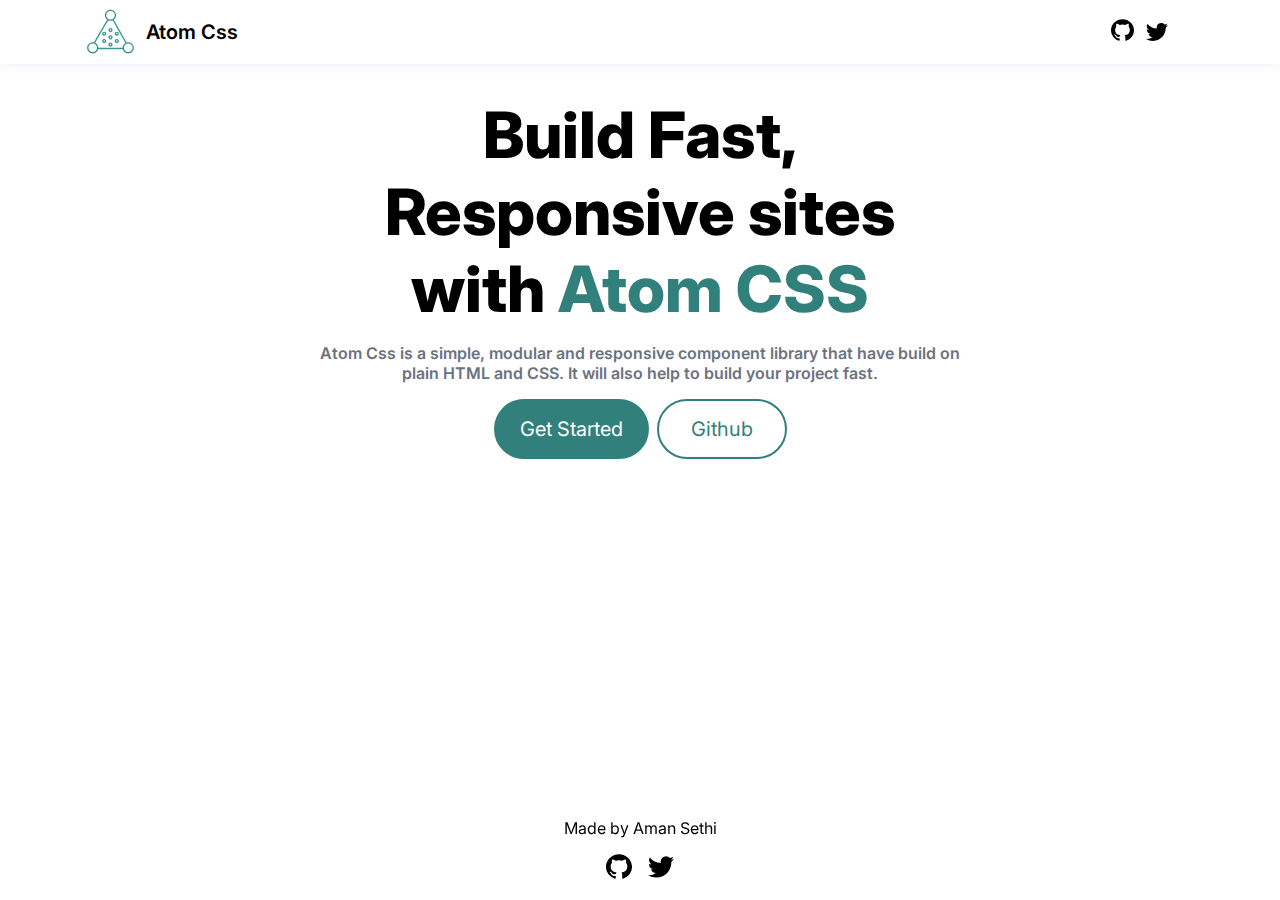
<file: index.html>
<!DOCTYPE html>
<html lang="en">
    <meta charset="UTF-8">
    <meta http-equiv="X-UA-Compatible" content="IE=edge">
    <meta name="viewport" content="width=device-width, initial-scale=1.0">
    <title>Atom Css</title>
    <head>
        <meta charset="UTF-8" />
        <meta http-equiv="X-UA-Compatible" content="IE=edge" />
        <meta name="viewport" content="width=device-width, initial-scale=1.0" />
        <title>Atom Component Library</title>
        <link rel="stylesheet" href="index.css" />
        <link rel="stylesheet" href="prism.css" />
        <!-- <link rel="icon" type="image/svg+xml" href="./assets/molecule.svg"> -->
        <link rel="alternate icon" href="/assets/molecule(1).ico">
        <link rel="mask-icon" href="/safari-pinned-tab.svg" color="#ff8a01">
      </head>
<body>
    
    <nav
      class="nav docs-responsive"
    >
      <div class="nav-left">
        <img src="./assets/molecule(1).svg" style="width: 3.8rem; height: 3rem" />
        <span class="nav-items bold lg">Atom Css</span>
        <!-- <span class="nav-items nav-item-active">Docs</span> -->
      </div>
      
      <div class="nav-right docs-responsive-2" >
        <a href="https://github.com/amansethi00/avikrit"><img src="./assets/github.svg" class="nav-socials"></a>
        <a class="nav-socials"  href="https://twitter.com/amansethi00" ><img src="./assets/twitter.svg" class="nav-socials">  </a>
      </div>
      
      </div>
    </nav>
    <div class="landing-page-section">
        <div class=" bolder xxlg">Build Fast, Responsive sites with <span class="primary">Atom CSS </span></div>
        <p class="bold gray"> Atom Css is a simple, modular and responsive component library that have build on plain HTML and CSS. It will also help to build your project fast. </p>
        <div class="flex row">
            <a href="./docs.html" class="btn btn-primary-lg mg-right-half">Get Started</a>
            <a href="https://github.com/amansethi00/atom-css/" class="btn btn-secondary-lg pd-left-2 pd-right-2">Github</a>
        </div>
    </div>
    <div class="landing-footer mg-top-1 mg-bottom-1">
        <p>Made by Aman Sethi</p>
        <div class="flex row">
          <a href="https://github.com/amansethi00" class="mg-right-1">
            <img src="./assets/github.svg"  style="height: 1.6rem;">
          </a>
          <a href="https://twitter.com/amansethi00">
            <img src="./assets/twitter.svg" style="height: 1.65rem;">
          </a>
        </div>

    </div>
</body>
</html>
</file>
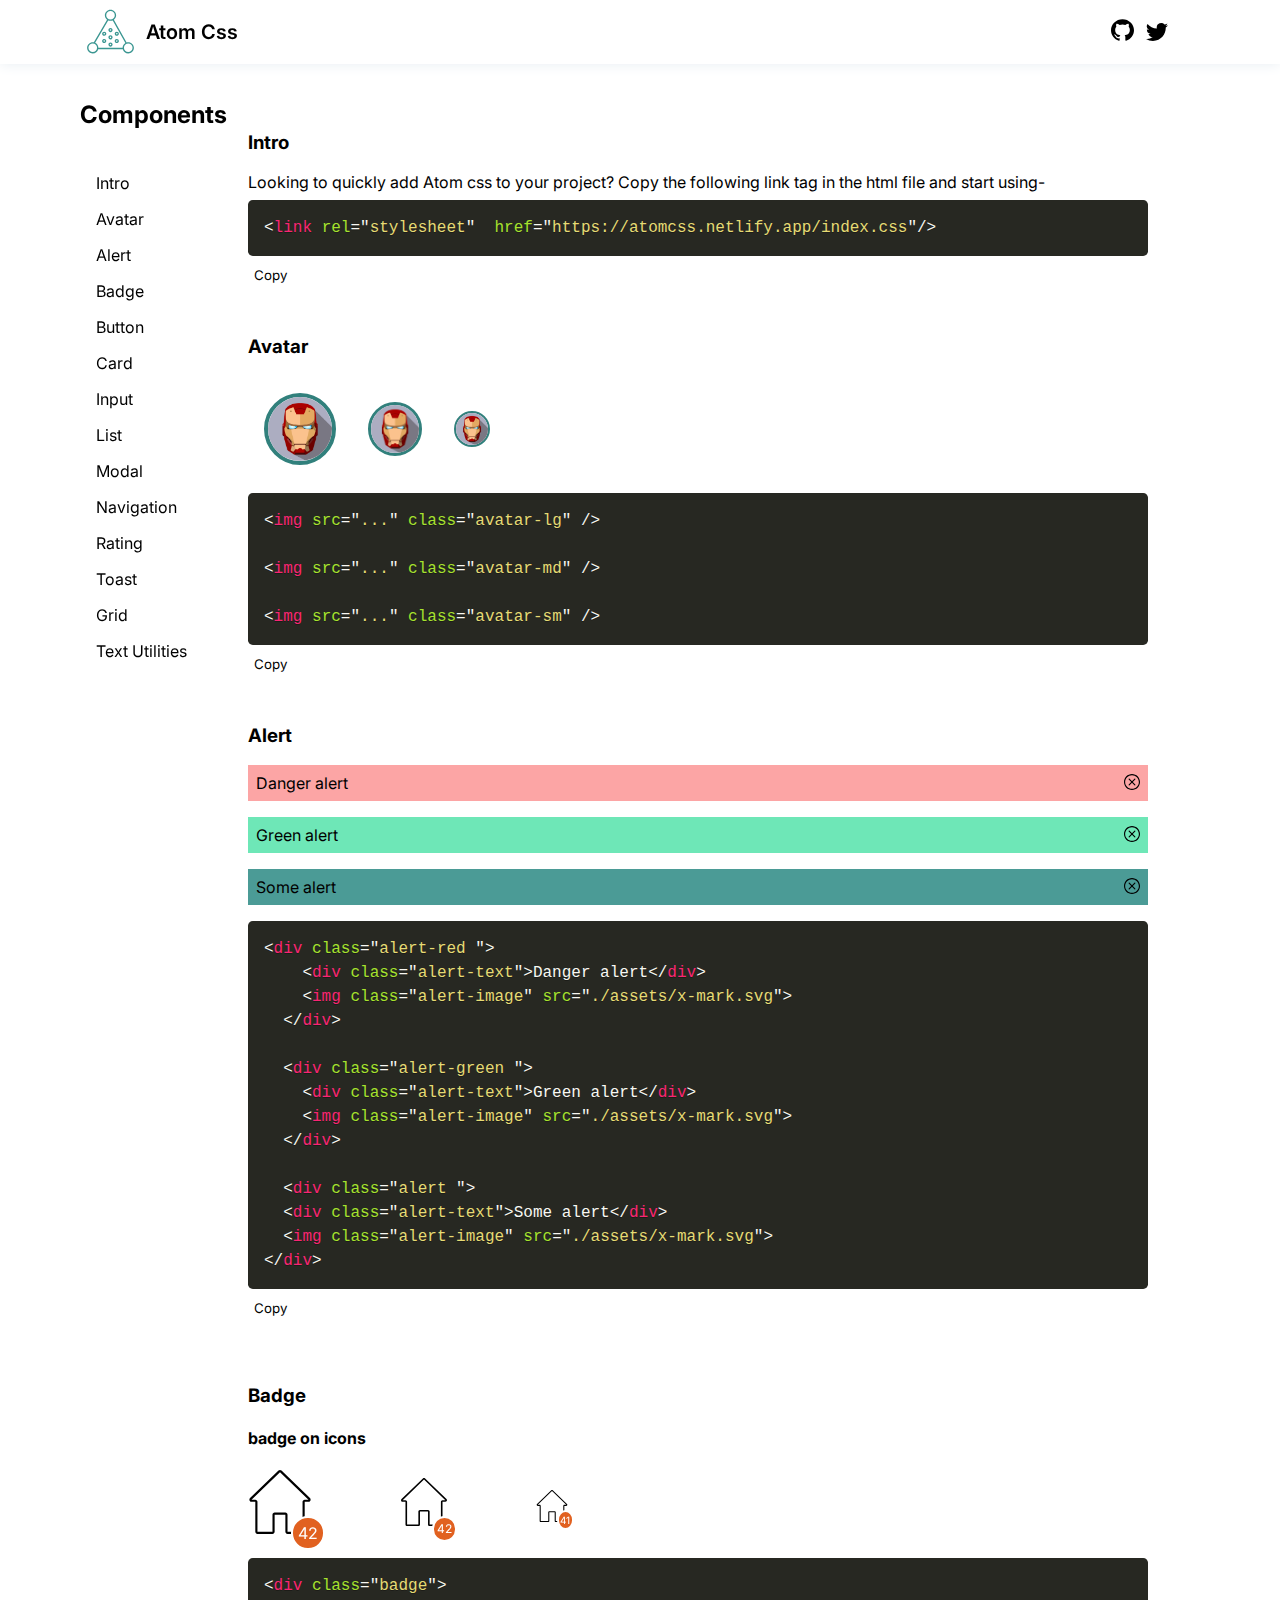
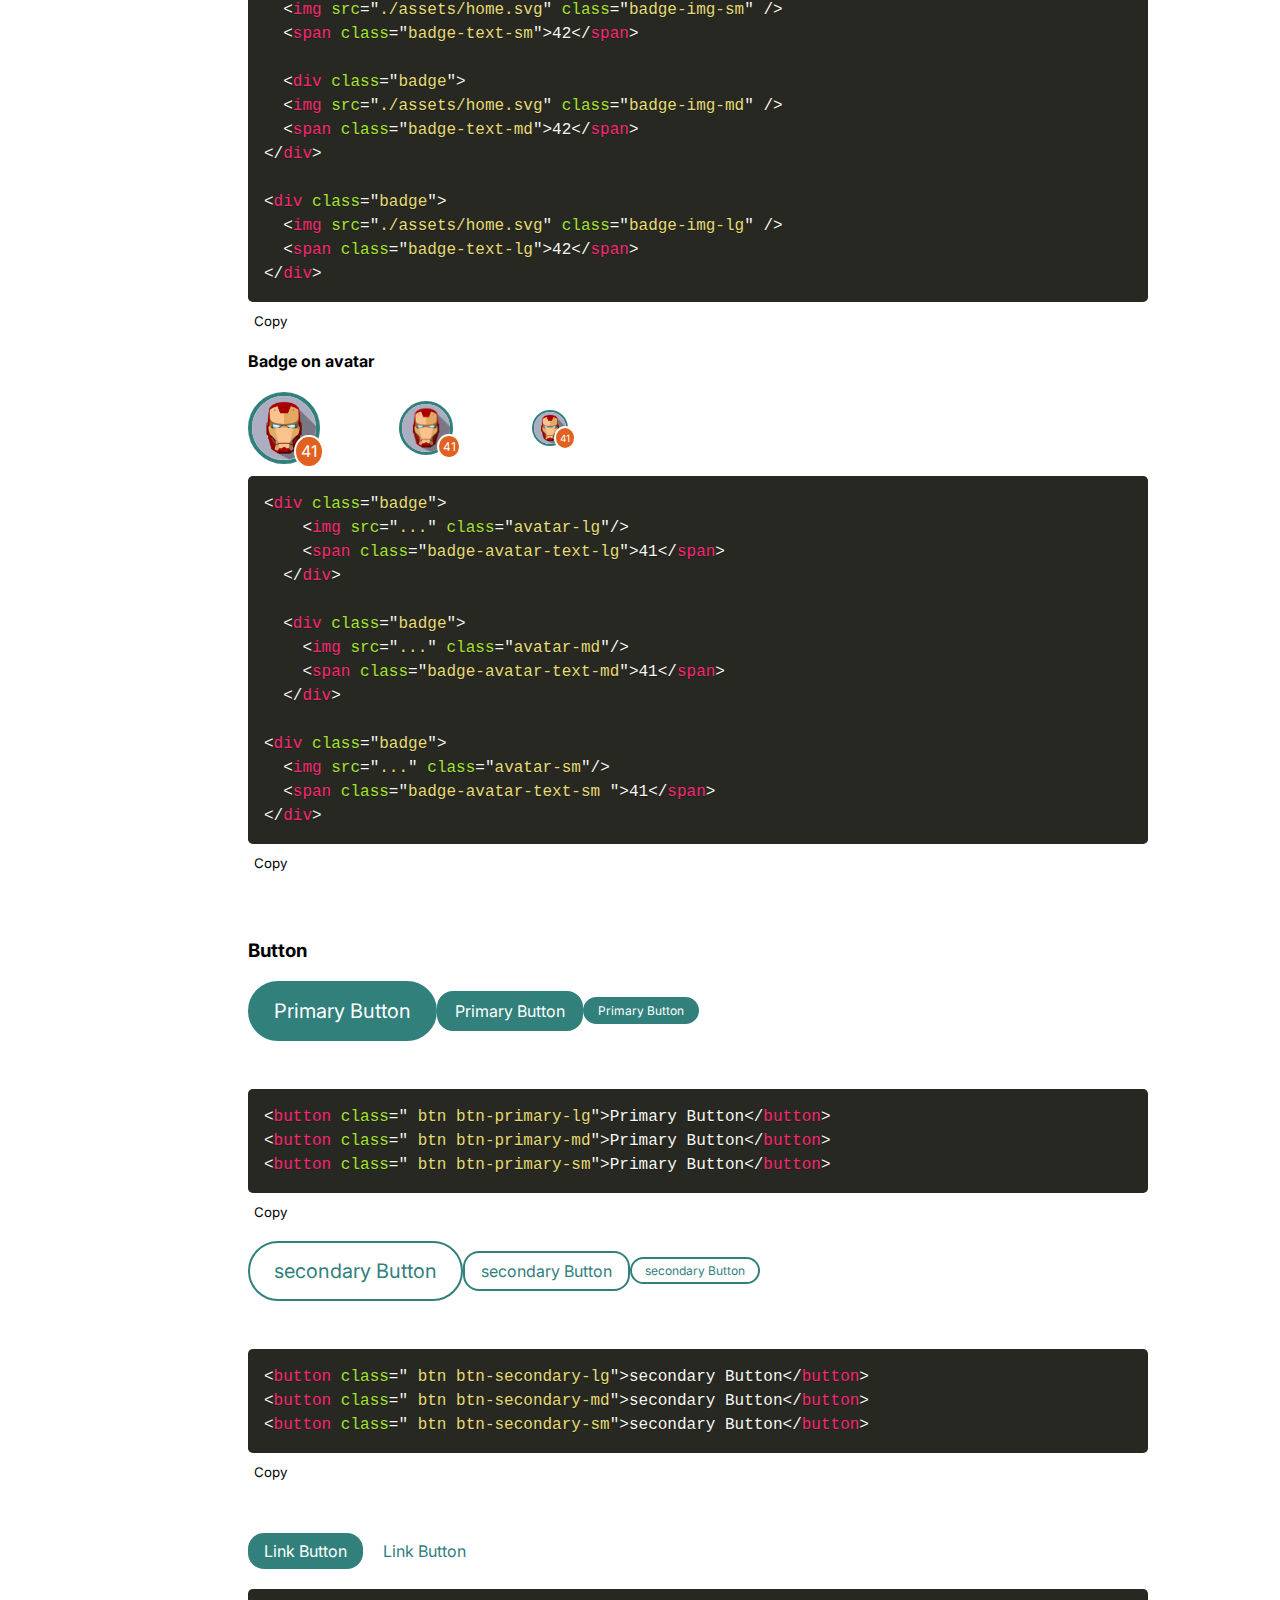
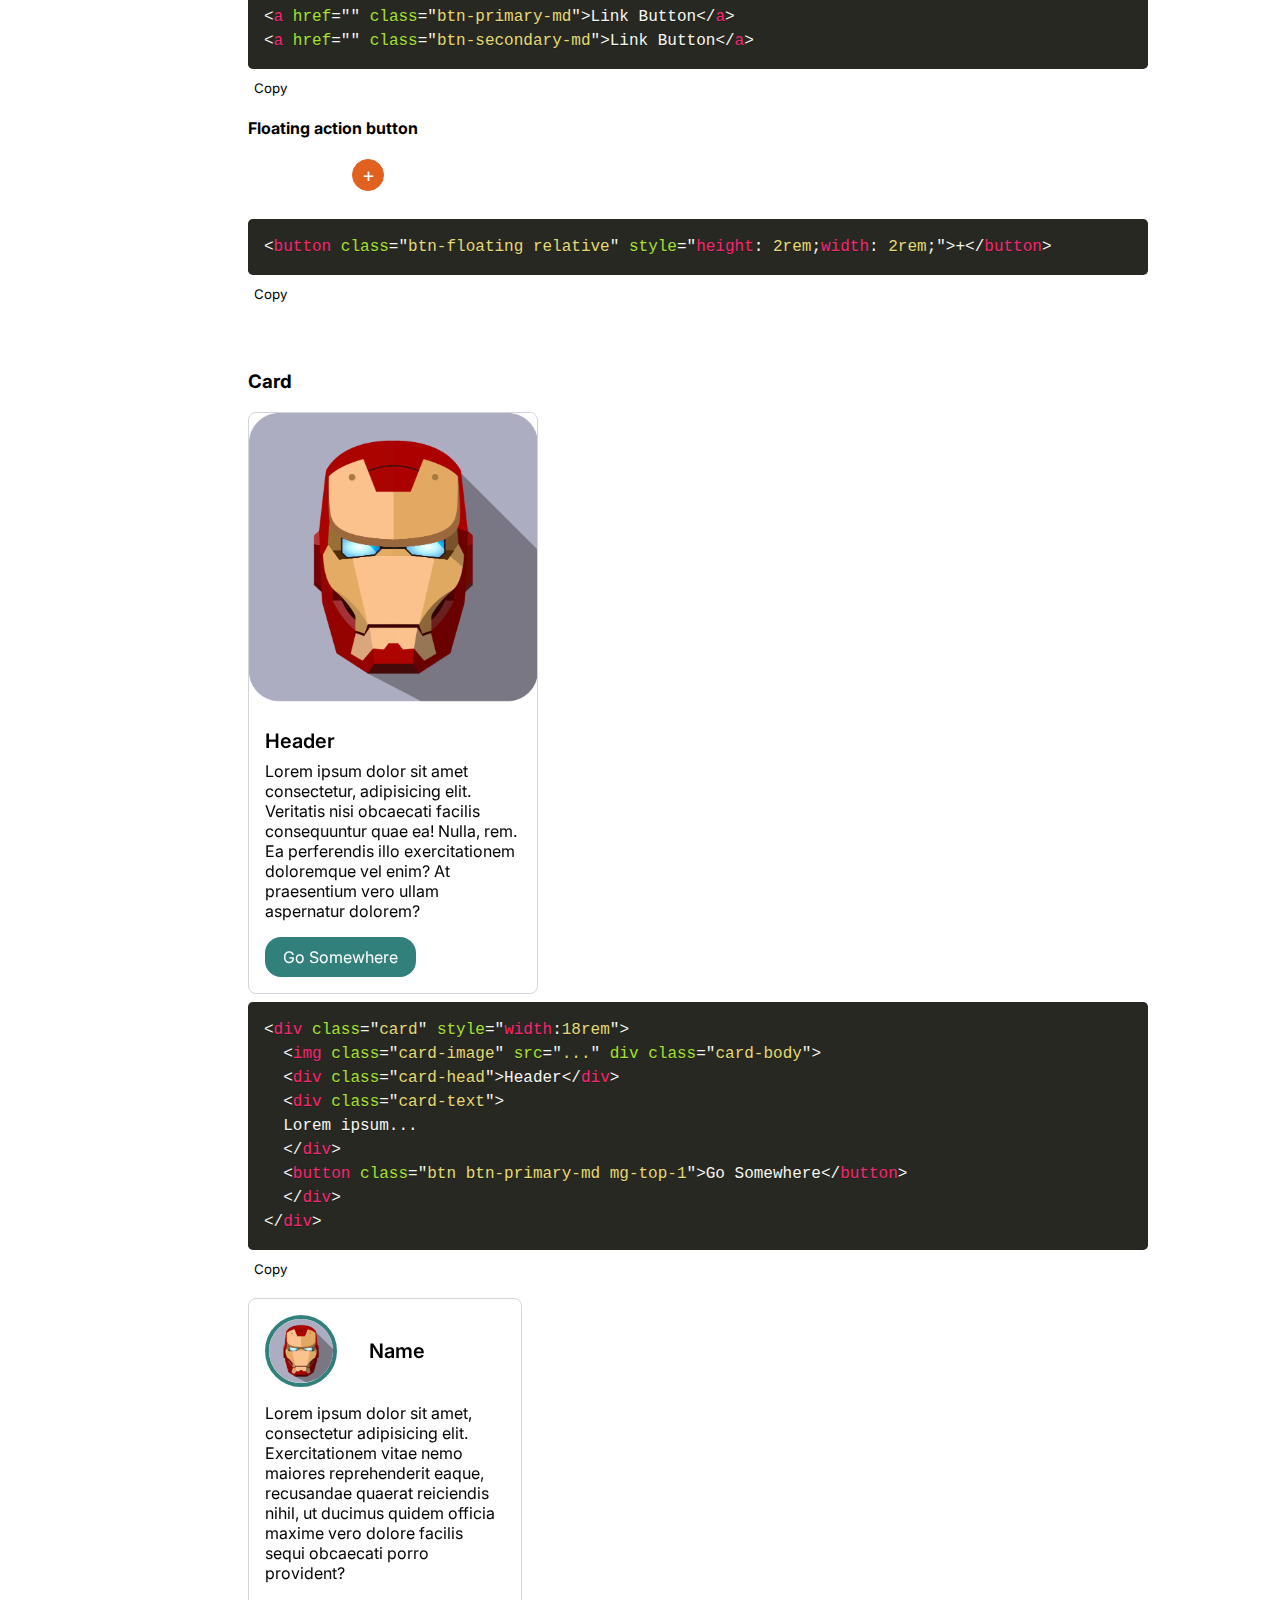
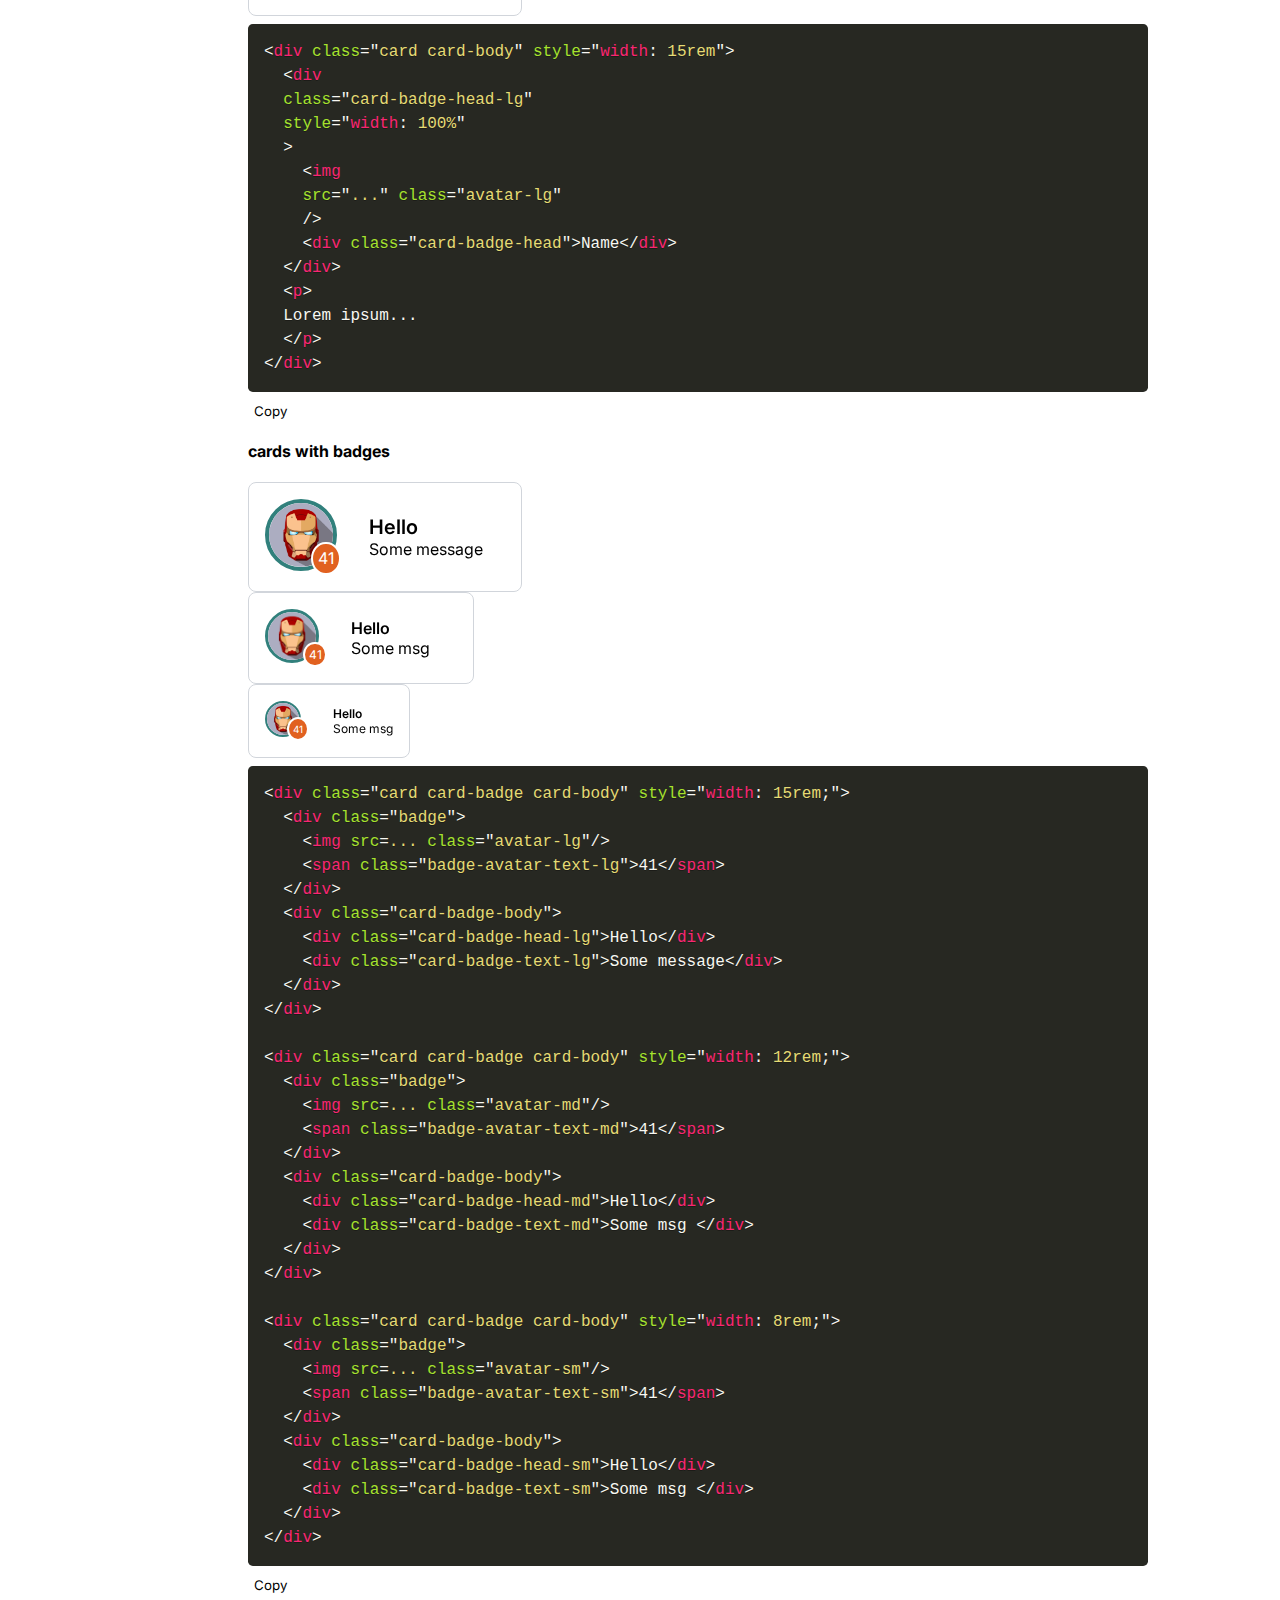
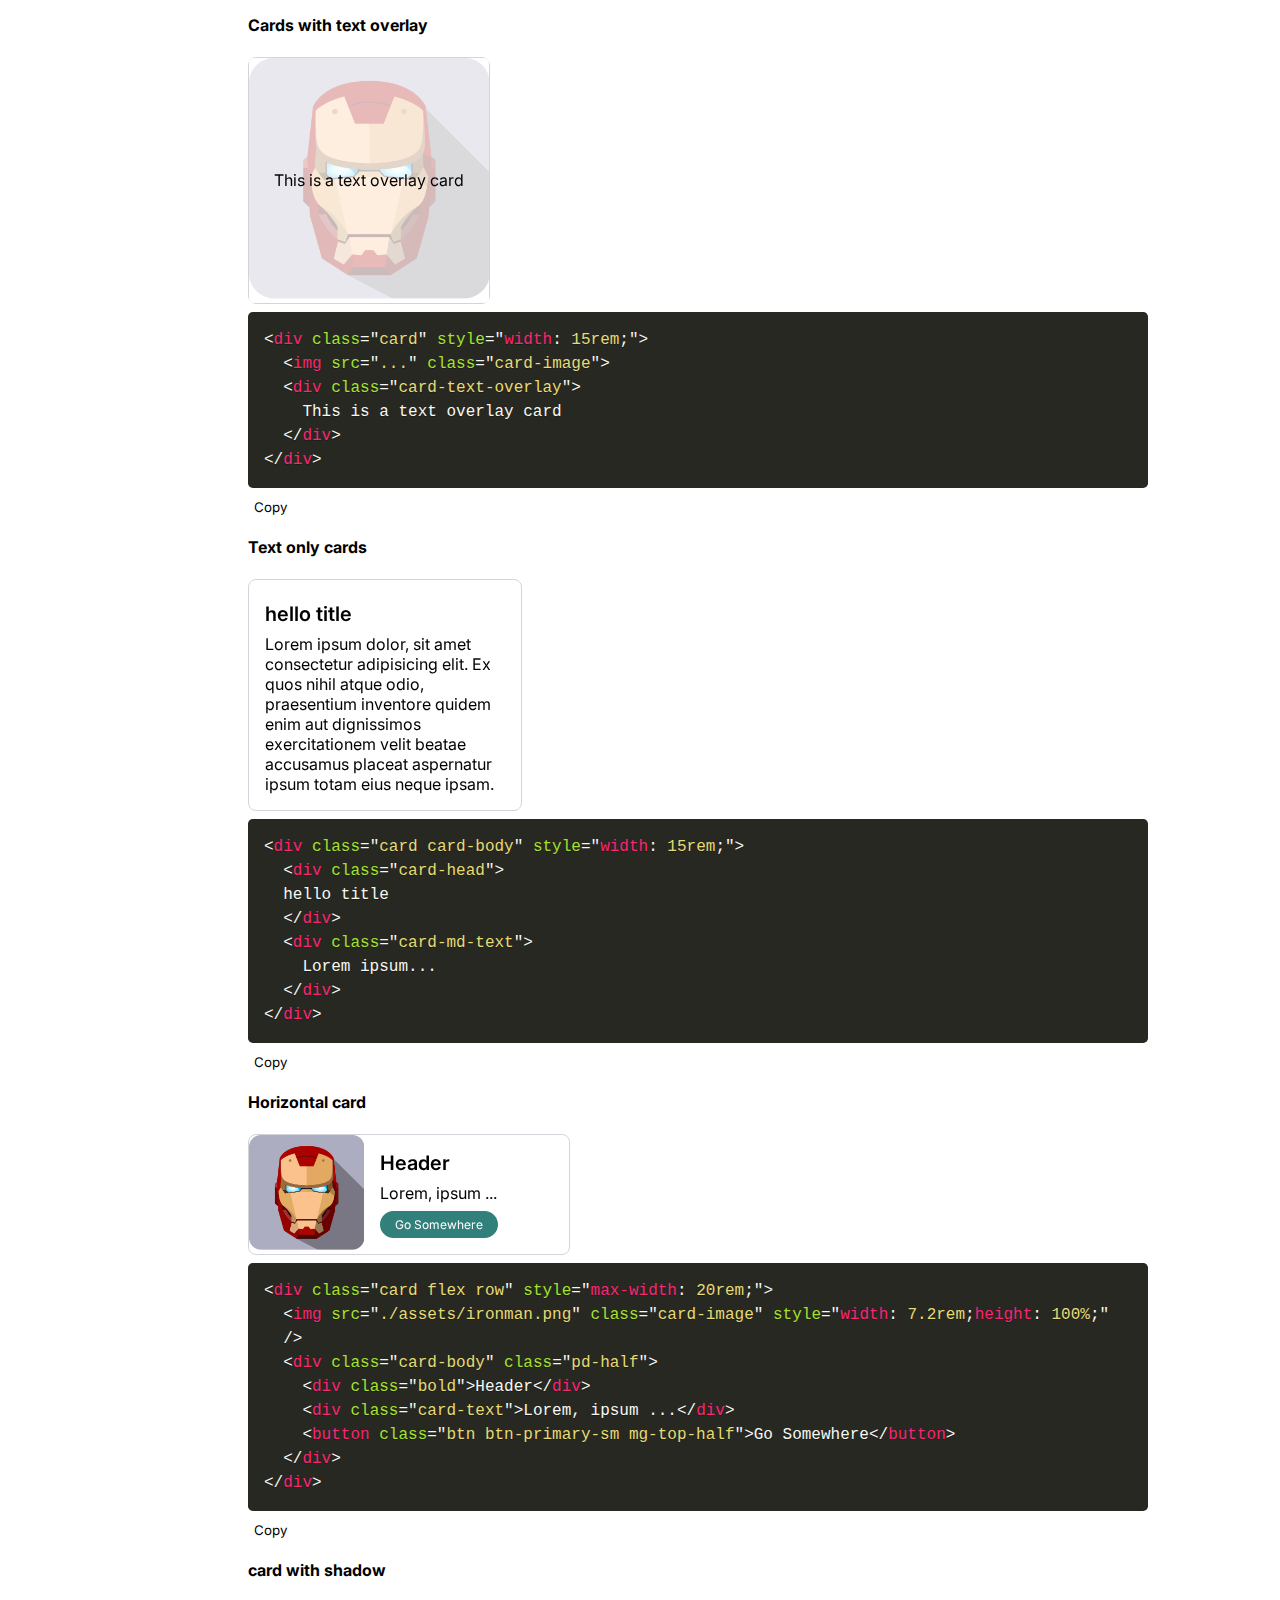
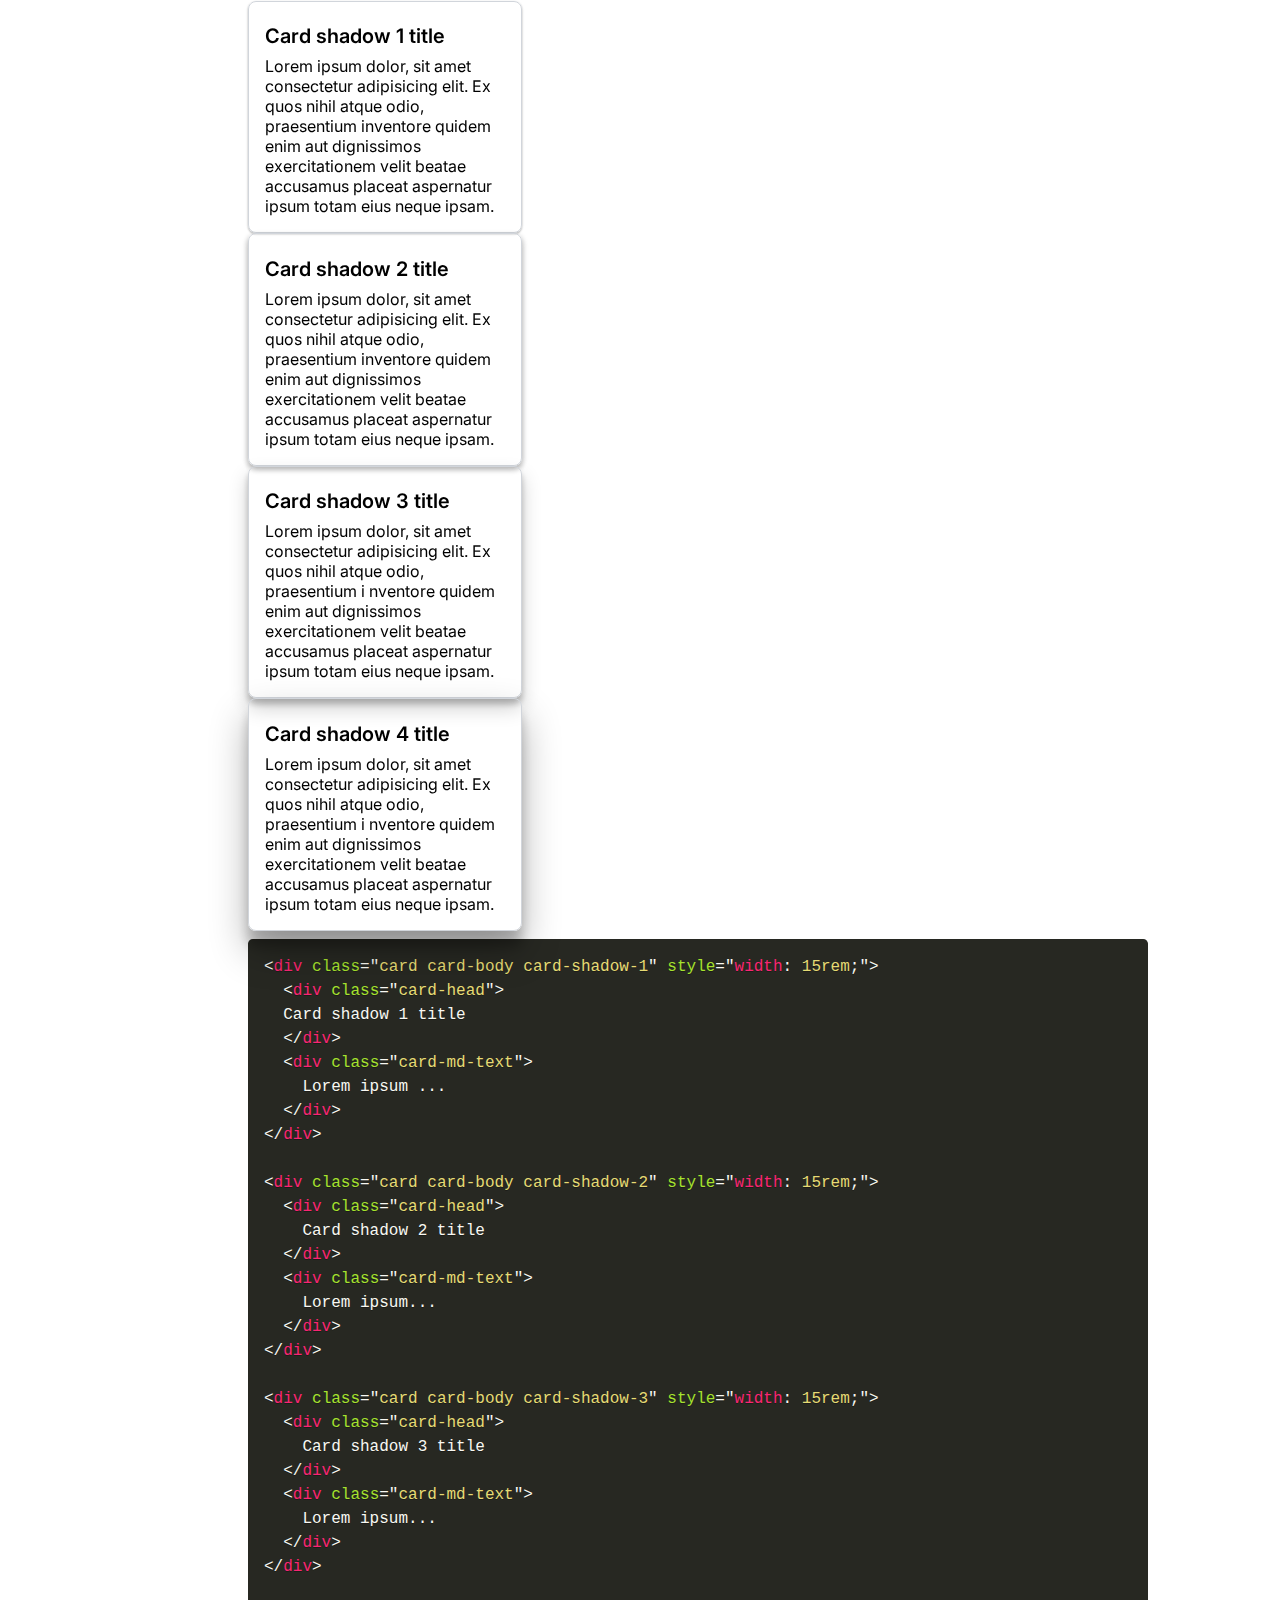
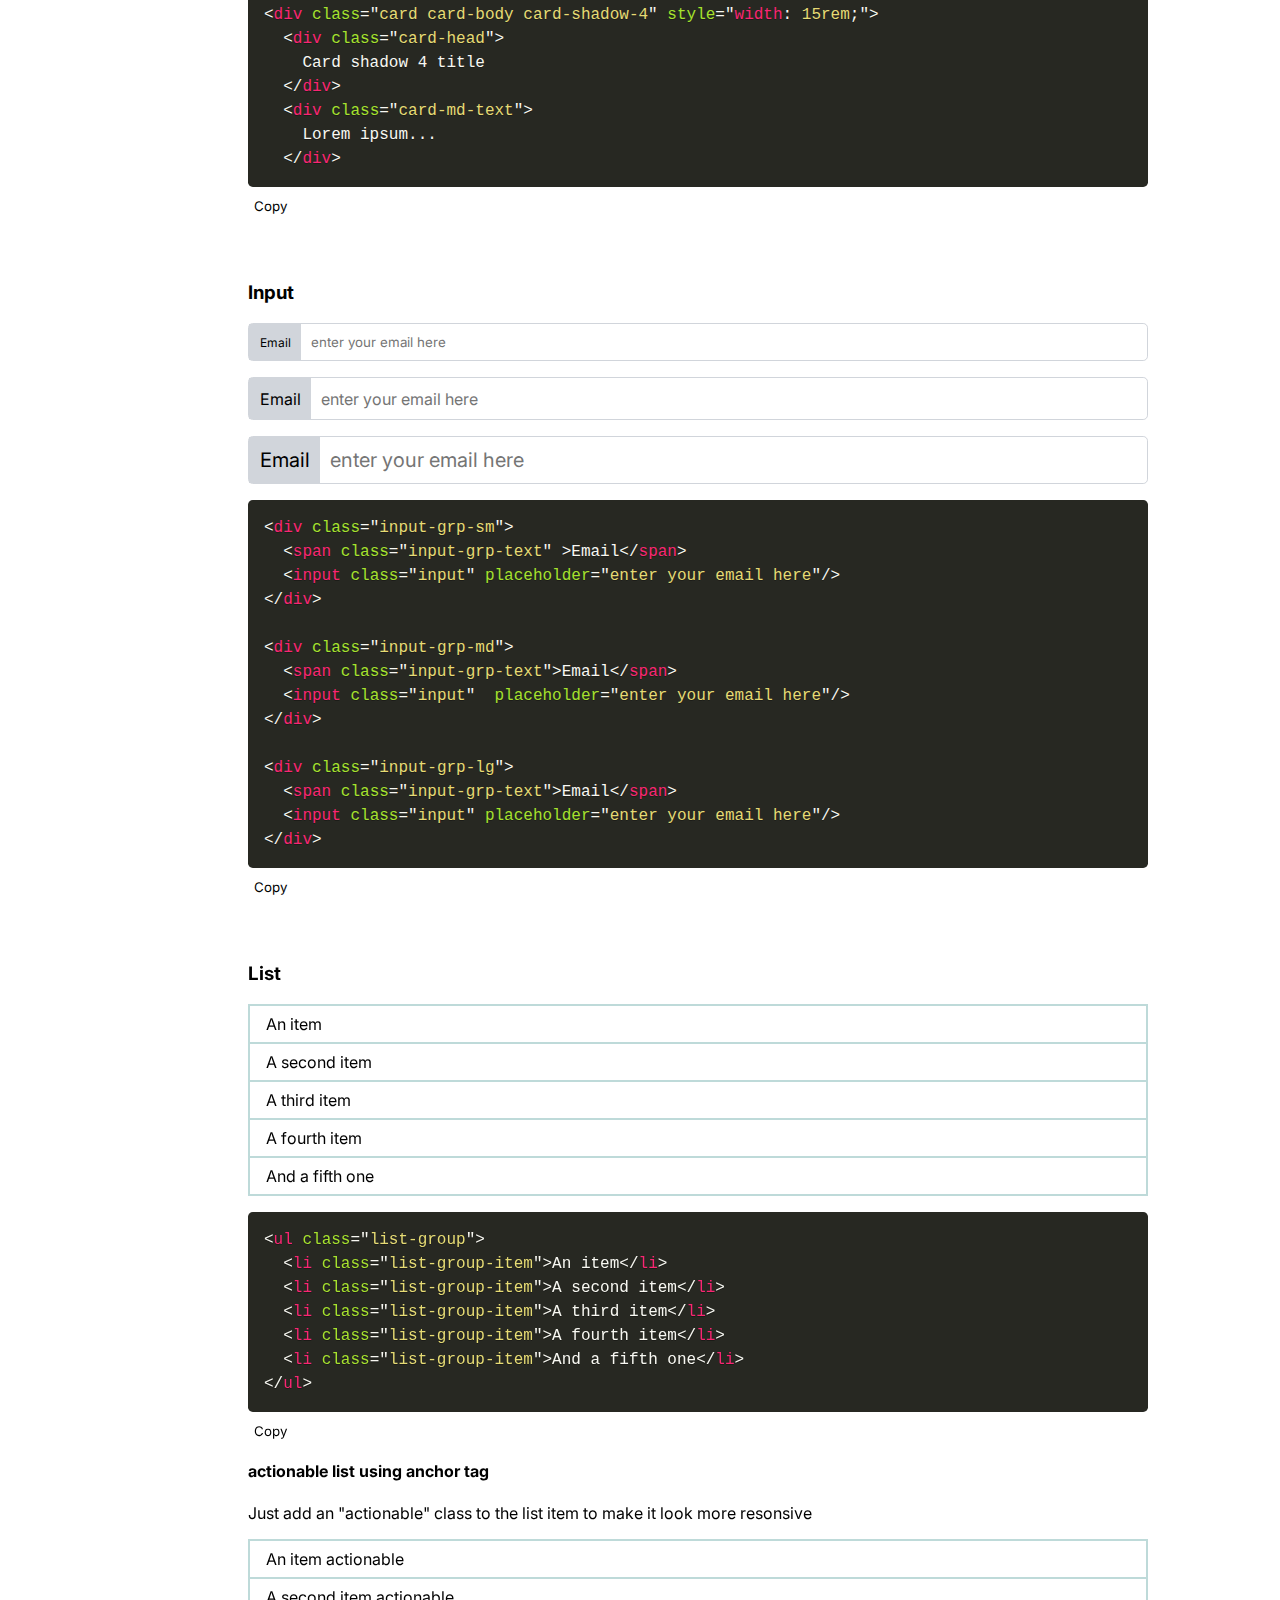
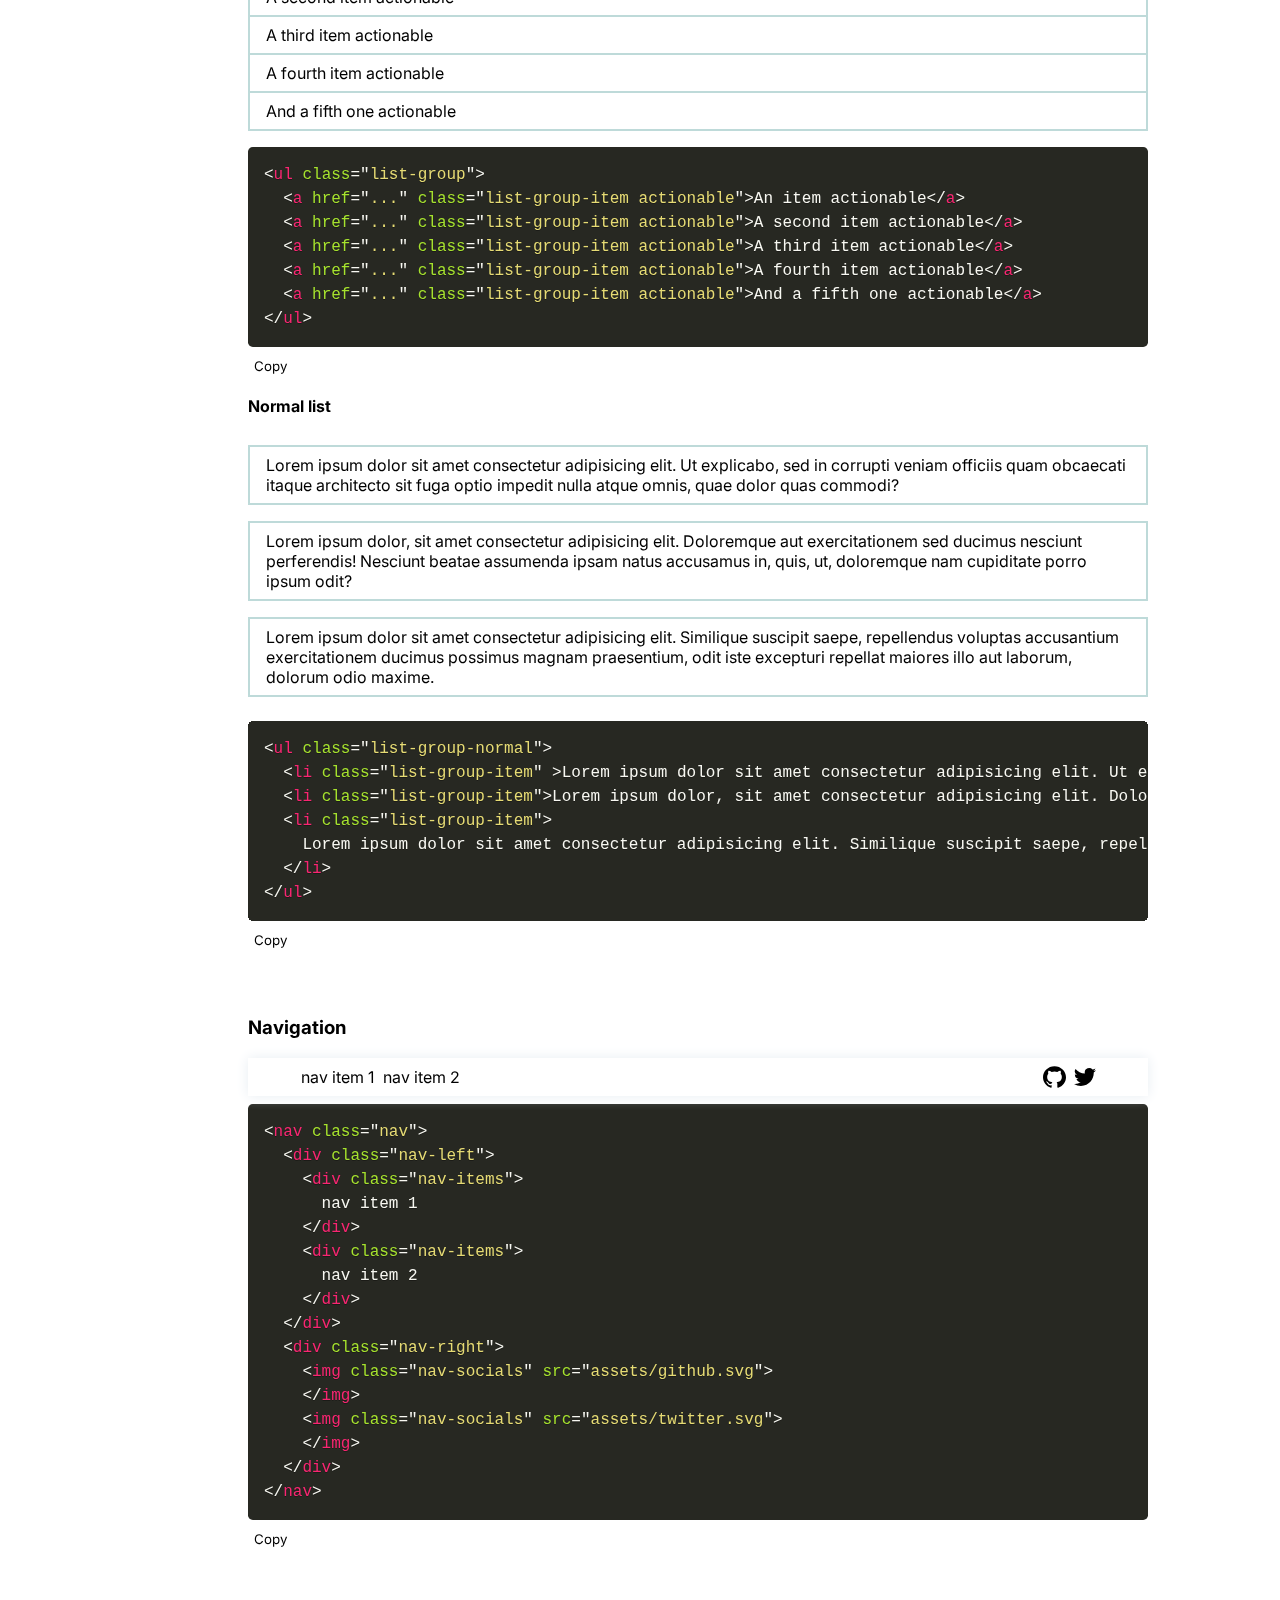
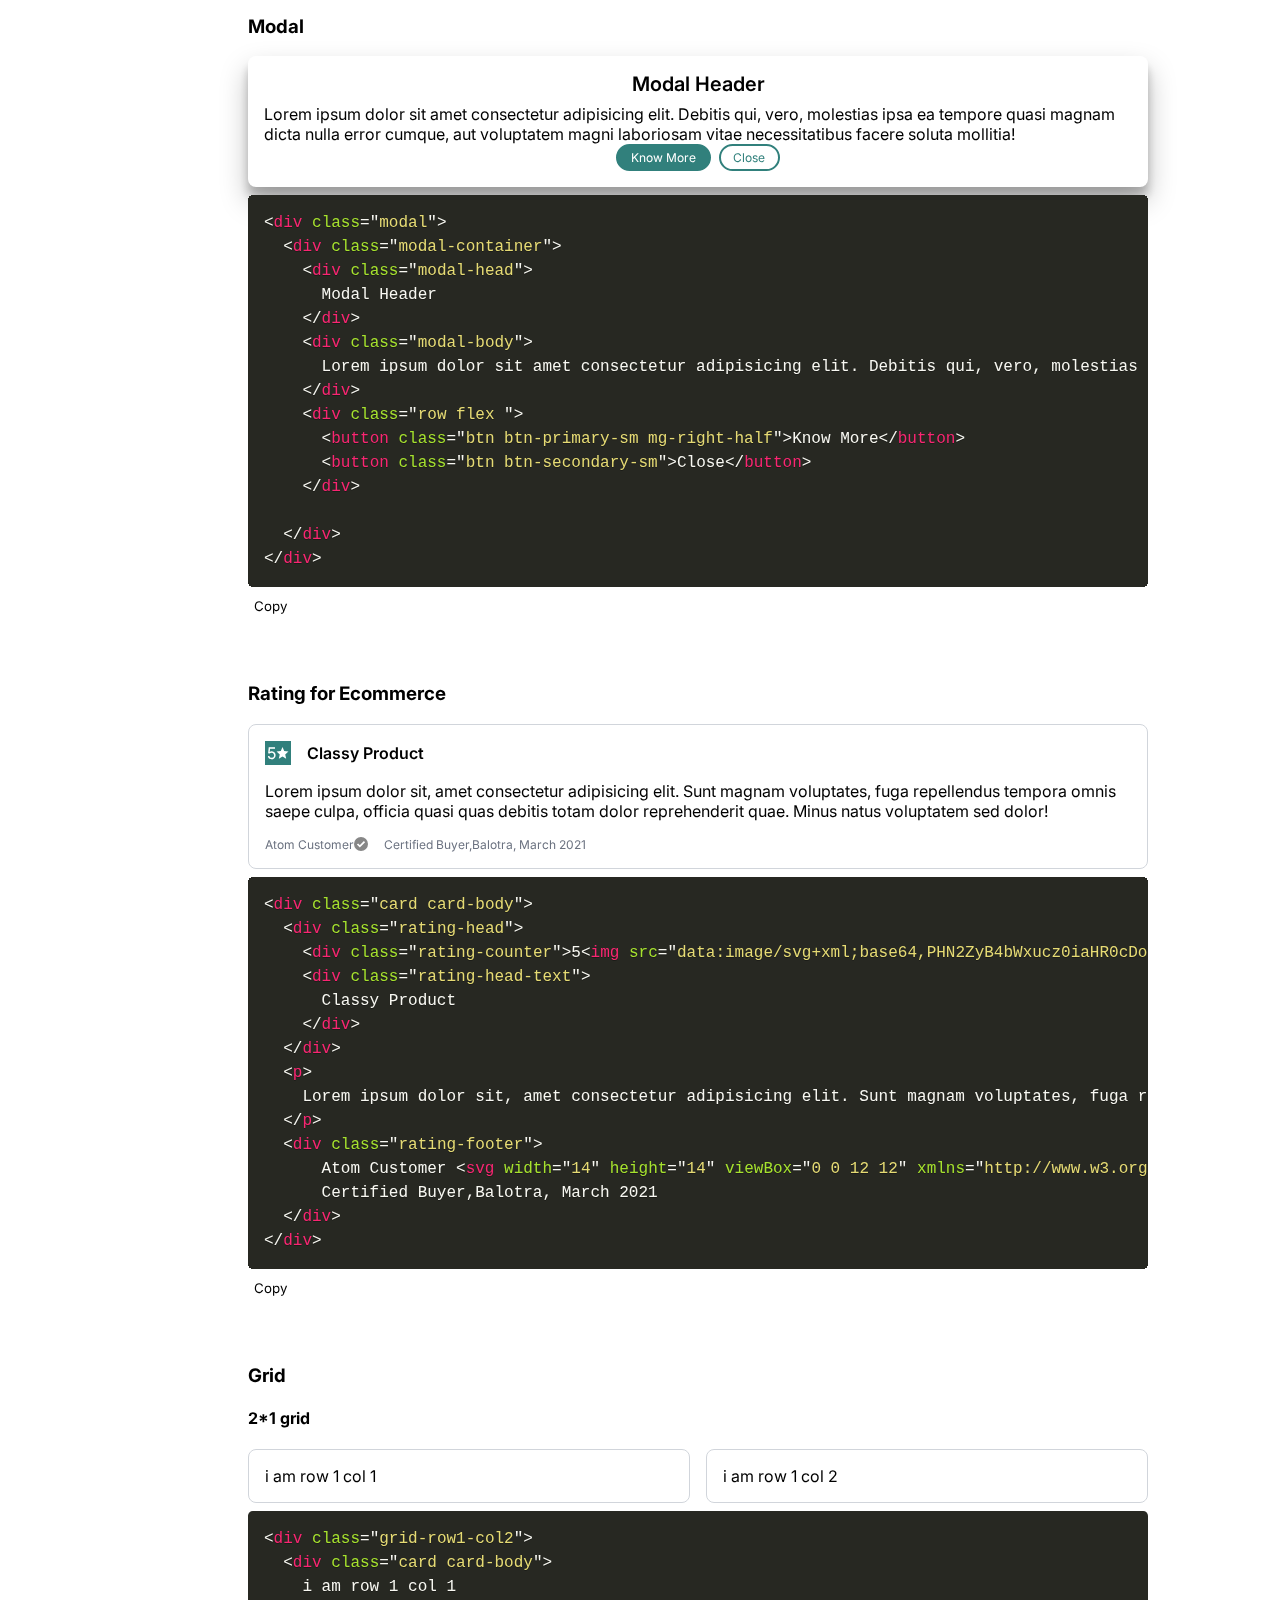
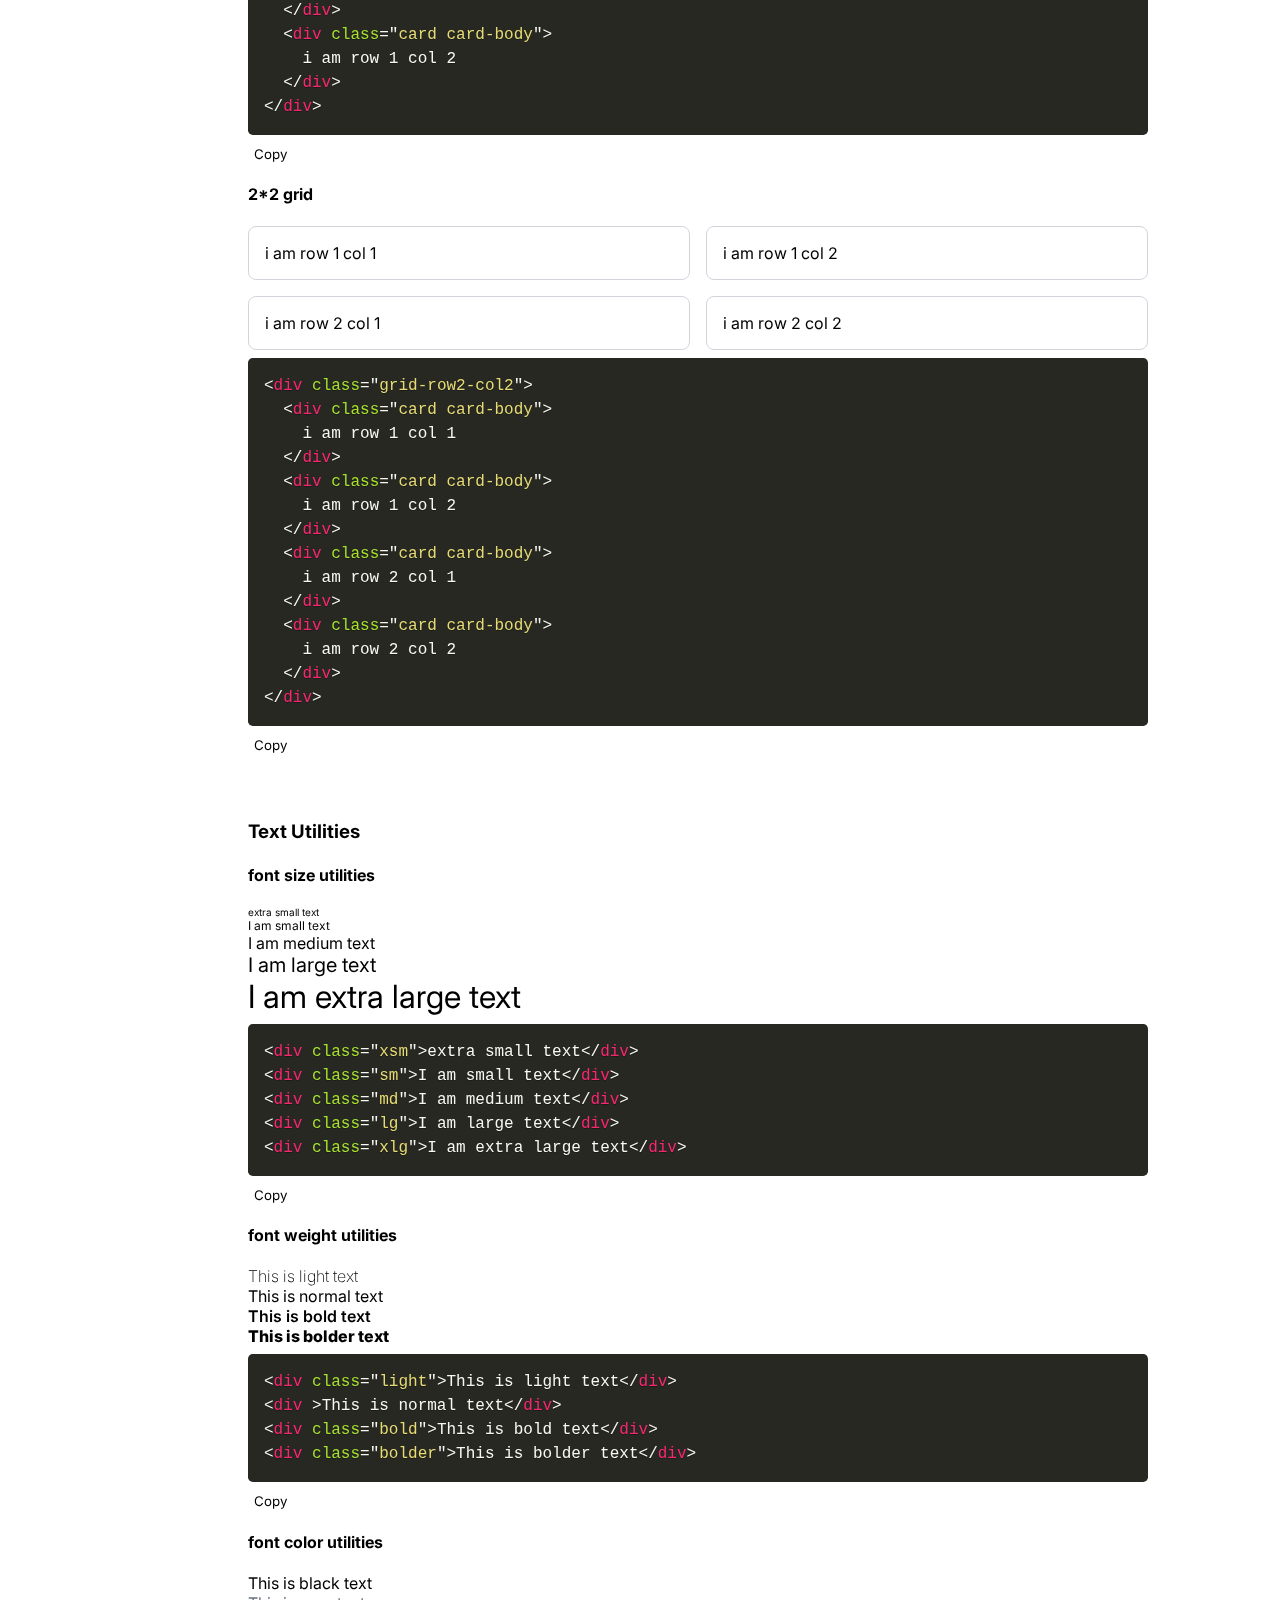
<file: docs.html>
<!DOCTYPE html>
<html lang="en">
  <head>
    <meta charset="UTF-8" />
    <meta http-equiv="X-UA-Compatible" content="IE=edge" />
    <meta name="viewport" content="width=device-width, initial-scale=1.0" />
    <title>Atom Component Library</title>
    <link rel="stylesheet" href="index.css" />
    <link rel="stylesheet" href="prism.css" />
    <!-- <link rel="icon" type="image/svg+xml" href="./assets/molecule.svg"> -->
    <link rel="alternate icon" href="/assets/molecule(1).ico">
    <link rel="mask-icon" href="/safari-pinned-tab.svg" color="#ff8a01">
  </head>
  <body class="body">

    <nav
      class="nav docs-responsive"
    >
        <a href="./index.html" class="nav-left" style="text-decoration: none;color: black;">
            <img src="./assets/molecule(1).svg" style="width: 3.8rem; height: 3rem" />
            <span class="nav-items bold lg">Atom Css</span>
        </a>      
      <div class="nav-right docs-responsive-2" >
        <a href="https://github.com/amansethi00/avikrit"><img src="./assets/github.svg" class="nav-socials"></a>
        <a class="nav-socials"  href="https://twitter.com/amansethi00" ><img src="./assets/twitter.svg" class="nav-socials">  </a>
      </div>
      
      </div>
    </nav>
    <div class="container ">
      <sidebar class=" sidebar ">
        <h2 class=" pd-left-1 ">Components</h2>

        <div class="pd-1 sidebar-text">
          <a href="#intro" class="btn-secondary-md black black">Intro</a>
          <a href="#avatar" class="btn-secondary-md black">Avatar</a>
          
          <a href="#alert" class="btn-secondary-md black">Alert</a>
          
          <a href="#badge" class="btn-secondary-md black">Badge</a>
          
          <a href="#button" class="btn-secondary-md black">Button</a>
            
          <a href="#card" class="btn-secondary-md black">Card</a>
          
          <a href="#input" class="btn-secondary-md black">Input</a>
          
          <a href="#list" class="btn-secondary-md black">List</a>
          
          <a href="#modal" class="btn-secondary-md black">Modal</a>
          
          <a href="#navigation" class="btn-secondary-md black">Navigation</a>
          
          <a href="#rating" class="btn-secondary-md black">Rating</a>
          
          <a href="#toast" class="btn-secondary-md black">Toast</a>
          
          <a href="#grid" class="btn-secondary-md black">Grid</a>
          
          <a href="#text-utilities" class="btn-secondary-md black">Text Utilities</a>
          
          
        </div>
      
      </sidebar>
    <div class="main pd-top-2 ">
      <div class="pd-1" id="intro">
        <h3>Intro</h3>
        Looking to quickly add Atom css to your project? Copy the following link tag in the html file and start using-
      <div class="code">
        <pre >
          <code class="language-html">
            &#x3C;link rel=&#x22;stylesheet&#x22;  href=&#x22;https://atomcss.netlify.app/index.css&#x22;/&#x3E;
          </code>
        </pre>
      </div>
      </div>
      <div class="pd-1 " id="avatar">
        <h3 >Avatar</h3>
        <div class="row flex align-items-center">
          <div class="pd-1"><img
            src="./assets/ironman.png"
            class="avatar-lg"
          />
          </div>
          <div class="pd-1"><img
            src="./assets/ironman.png"
            class="avatar-md"
          />
          </div>
          
          <div class="pd-1">
            <img
            src="./assets/ironman.png"
            class="avatar-sm"
          />
        </div>
        </div>
        <div class="code">
          <pre>
            <code class="language-html">
              &#x3C;img src=&#x22;...&#x22; class=&#x22;avatar-lg&#x22; /&#x3E;
            
              &#x3C;img src=&#x22;...&#x22; class=&#x22;avatar-md&#x22; /&#x3E;
                       
              &#x3C;img src=&#x22;...&#x22; class=&#x22;avatar-sm&#x22; /&#x3E;
                       
            </code>
          </pre>
        </div>

        
        
      </div>
      <div class="pd-1 mg-bottom-1" id="alert">
        <h3>Alert</h3>
        <div class="alert-red mg-bottom-1">
          <div class="alert-text">Danger alert</div>
          <button class="outline-none pd-0">
            <img class="alert-image" src="./assets/x-mark.svg">
          </button>
        </div>
        <div class="alert-green mg-bottom-1">
          <div class="alert-text">Green alert</div>
          <button class="outline-none pd-0">
            <img class="alert-image" src="./assets/x-mark.svg">
          </button>        </div>        
        <div class="alert mg-bottom-1">
          <div class="alert-text">Some alert</div>
          <button class="outline-none pd-0">
            <img class="alert-image" src="./assets/x-mark.svg">
          </button>        </div>
        <div class="code">
          <pre>
            <code class="language-html">
              &#x3C;div class=&#x22;alert-red &#x22;&#x3E;
                &#x3C;div class=&#x22;alert-text&#x22;&#x3E;Danger alert&#x3C;/div&#x3E;
                &#x3C;img class=&#x22;alert-image&#x22; src=&#x22;./assets/x-mark.svg&#x22;&#x3E;
              &#x3C;/div&#x3E;

              &#x3C;div class=&#x22;alert-green &#x22;&#x3E;
                &#x3C;div class=&#x22;alert-text&#x22;&#x3E;Green alert&#x3C;/div&#x3E;
                &#x3C;img class=&#x22;alert-image&#x22; src=&#x22;./assets/x-mark.svg&#x22;&#x3E;
              &#x3C;/div&#x3E;

              &#x3C;div class=&#x22;alert &#x22;&#x3E;
              &#x3C;div class=&#x22;alert-text&#x22;&#x3E;Some alert&#x3C;/div&#x3E;
              &#x3C;img class=&#x22;alert-image&#x22; src=&#x22;./assets/x-mark.svg&#x22;&#x3E;
            &#x3C;/div&#x3E;
            </code>
          </pre>
        </div>
      </div>
      <div class="pd-1 mg-bottom-1" id="badge" style="width: 20rem;">
        <h3>Badge</h3>
        <h4>badge on icons</h4>
        <div class="flex row-reverse justify-content-space-between align-items-center">
          <div class="badge-sm">
            <img src="./assets/home.svg" class="badge-img-sm" />
            <span class="badge-text-sm " >41</span>
          </div>
          <div class="badge-md">
            <img src="./assets/home.svg" class="badge-img-md" />
            <span class="badge-text-md">42</span>
          </div>
          <div class="badge-lg">
            <img src="./assets/home.svg" class="badge-img-lg" />
            <span class="badge-text-lg">42</span>
          </div>
        </div>
        <div class="code">
          <pre>
            <code class="language-html">
              &#x3C;div class=&#x22;badge&#x22;&#x3E;
              &#x3C;img src=&#x22;./assets/home.svg&#x22; class=&#x22;badge-img-sm&#x22; /&#x3E;
              &#x3C;span class=&#x22;badge-text-sm&#x22;&#x3E;42&#x3C;/span&#x3E;

              &#x3C;div class=&#x22;badge&#x22;&#x3E;
              &#x3C;img src=&#x22;./assets/home.svg&#x22; class=&#x22;badge-img-md&#x22; /&#x3E;
              &#x3C;span class=&#x22;badge-text-md&#x22;&#x3E;42&#x3C;/span&#x3E;
            &#x3C;/div&#x3E;

            &#x3C;div class=&#x22;badge&#x22;&#x3E;
              &#x3C;img src=&#x22;./assets/home.svg&#x22; class=&#x22;badge-img-lg&#x22; /&#x3E;
              &#x3C;span class=&#x22;badge-text-lg&#x22;&#x3E;42&#x3C;/span&#x3E;
            &#x3C;/div&#x3E;
            </code>
          </pre>
        </div>
        <h4>Badge on avatar</h4>
          <div class="flex row-reverse align-items-center justify-content-space-between">
            <div class="badge">
            <img
            src="./assets/ironman.png"
            class="avatar-sm"
            />
            <span class="badge-avatar-text-sm ">41</span>
            </div>
        <div class="badge">
          <img
            src="./assets/ironman.png"
            class="avatar-md"
          />
          <span class="badge-avatar-text-md">41</span>
        </div>
        <div class="badge">
          <img
            src="./assets/ironman.png"
            class="avatar-lg"
          />
          <span class="badge-avatar-text-lg">41</span>
        </div>
      </div>
      <div class="code">
        <pre >
          <code class="language-html">
            &#x3C;div class=&#x22;badge&#x22;&#x3E;
            &#x3C;img src="..." class=&#x22;avatar-lg&#x22;/&#x3E;
            &#x3C;span class=&#x22;badge-avatar-text-lg&#x22;&#x3E;41&#x3C;/span&#x3E;
          &#x3C;/div&#x3E;

          &#x3C;div class=&#x22;badge&#x22;&#x3E;
            &#x3C;img src="..." class=&#x22;avatar-md&#x22;/&#x3E;
            &#x3C;span class=&#x22;badge-avatar-text-md&#x22;&#x3E;41&#x3C;/span&#x3E;
          &#x3C;/div&#x3E;

        &#x3C;div class=&#x22;badge&#x22;&#x3E;
          &#x3C;img src="..." class=&#x22;avatar-sm&#x22;/&#x3E;
          &#x3C;span class=&#x22;badge-avatar-text-sm &#x22;&#x3E;41&#x3C;/span&#x3E;
        &#x3C;/div&#x3E;
          </code>
        </pre>
      </div>
      </div>
      <div class="pd-1 mg-bottom-1" id="button">
        <h3>Button</h3>
        <div class="row-responsive" >
          <button class=" btn btn-primary-lg">Primary Button</button>
          <button class=" btn btn-primary-md mg-top-half mg-bottom-half">Primary Button</button>
          <button class=" btn btn-primary-sm">Primary Button</button>
        </div>        

        <!-- <pre>          &#x3C;button class=&#x22; btn btn-primary-lg&#x22;&#x3E;Primary Button&#x3C;/button&#x3E;
          &#x3C;button class=&#x22; btn btn-primary-md&#x22;&#x3E;Primary Button&#x3C;/button&#x3E;
          &#x3C;button class=&#x22; btn btn-primary-sm&#x22;&#x3E;Primary Button&#x3C;/button&#x3E;
        </pre> -->
        <br/>
        <br/>
        <div class="code">
          <pre>
            <code class="language-html">
              &#x3C;button class=&#x22; btn btn-primary-lg&#x22;&#x3E;Primary Button&#x3C;/button&#x3E;
              &#x3C;button class=&#x22; btn btn-primary-md&#x22;&#x3E;Primary Button&#x3C;/button&#x3E;
              &#x3C;button class=&#x22; btn btn-primary-sm&#x22;&#x3E;Primary Button&#x3C;/button&#x3E;    
            </code>
          </pre>
        </div>
        
        <br/>
        <div class="row-responsive ">
          <button class=" btn btn-secondary-lg">secondary Button</button>
          <button class=" btn btn-secondary-md mg-top-half mg-bottom-half">secondary Button</button>
          <button class=" btn btn-secondary-sm">secondary Button</button>
        </div>

       
        <br/>
        <br/>
        <div class="code">
          <pre>
            <code class="language-html">
              &#x3C;button class=&#x22; btn btn-secondary-lg&#x22;&#x3E;secondary Button&#x3C;/button&#x3E;
              &#x3C;button class=&#x22; btn btn-secondary-md&#x22;&#x3E;secondary Button&#x3C;/button&#x3E;
              &#x3C;button class=&#x22; btn btn-secondary-sm&#x22;&#x3E;secondary Button&#x3C;/button&#x3E;
            </code>
          </pre>
        </div>
        
        <br/>
        <br/>
        <br/>
        <a href="..." class="btn-primary-md">Link Button</a>
        <a href="..." class="btn-secondary-md">Link Button</a>
        <br/>
        <br/>
        <div class="code">
          <pre>
            <code class="language-html">
              &#x3C;a href=&#x22;&#x22; class=&#x22;btn-primary-md&#x22;&#x3E;Link Button&#x3C;/a&#x3E;
              &#x3C;a href=&#x22;&#x22; class=&#x22;btn-secondary-md&#x22;&#x3E;Link Button&#x3C;/a&#x3E;
            </code>
          </pre>
        </div>
        <h4>Floating action button</h4>

        <div class="relative flex row justify-content-center " style="width: 15rem;"> 
          <button class="btn-floating relative" style="height: 2rem;width: 2rem;">+</button>
        </div>
        <br>
        <div class="code">
          <pre>
            <code class="language-html">
              &#x3C;button class=&#x22;btn-floating relative&#x22; style=&#x22;height: 2rem;width: 2rem;&#x22;&#x3E;+&#x3C;/button&#x3E;
            </code>
          </pre>
        </div>

      </div>
      <div class="pd-1 mg-bottom-1" id="card">
        <h3>Card</h3>
        <div class="card" style="width:18rem">
            <img class="card-image" src="./assets/ironman.png"
          >
          <div class="card-body">
            <div class="card-head">Header</div>
            <div class="card-text">Lorem ipsum dolor sit amet consectetur, adipisicing elit. Veritatis nisi obcaecati facilis consequuntur quae ea! Nulla, rem. Ea perferendis illo exercitationem doloremque vel enim? At praesentium vero ullam aspernatur dolorem?</div>
            <button class="btn btn-primary-md mg-top-1">Go Somewhere</button>
          </div>
        </div>
        <div class="code">
          <pre>
            <code class="language-html">
              &#x3C;div class=&#x22;card&#x22; style=&#x22;width:18rem&#x22;&#x3E;
              &#x3C;img class=&#x22;card-image&#x22; src="..." div class=&#x22;card-body&#x22;&#x3E;
              &#x3C;div class=&#x22;card-head&#x22;&#x3E;Header&#x3C;/div&#x3E;
              &#x3C;div class=&#x22;card-text&#x22;&#x3E;
              Lorem ipsum...
              &#x3C;/div&#x3E;
              &#x3C;button class=&#x22;btn btn-primary-md mg-top-1&#x22;&#x3E;Go Somewhere&#x3C;/button&#x3E;
              &#x3C;/div&#x3E;
            &#x3C;/div&#x3E;
            </code>
          </pre>
        </div>
        <br/>
        <div class="card card-body" style="width: 15rem">
          <div
            class="card-badge"
            style="max-width:700px"
            >
            <img
              src="./assets/ironman.png"
              class="avatar-lg"
            />
            <div class="card-badge-body"><div class="card-badge-head-lg">Name</div></div>
            
          </div>
          <p>
            Lorem ipsum dolor sit amet, consectetur adipisicing elit. Exercitationem
            vitae nemo maiores reprehenderit eaque, recusandae quaerat reiciendis
            nihil, ut ducimus quidem officia maxime vero dolore facilis sequi
            obcaecati porro provident?
          </p>
        </div>
        <div class="code">
          <pre>
            <code class="language-html">
              &#x3C;div class=&#x22;card card-body&#x22; style=&#x22;width: 15rem&#x22;&#x3E;
              &#x3C;div
              class=&#x22;card-badge-head-lg&#x22;
              style=&#x22;width: 100%&#x22;
              &#x3E;
                &#x3C;img
                src=&#x22;...&#x22; class=&#x22;avatar-lg&#x22;
                /&#x3E;
                &#x3C;div class=&#x22;card-badge-head&#x22;&#x3E;Name&#x3C;/div&#x3E;
              &#x3C;/div&#x3E;
              &#x3C;p&#x3E;
              Lorem ipsum...
              &#x3C;/p&#x3E;
            &#x3C;/div&#x3E;
            </code>
          </pre>
        </div>
          <h4>cards with badges</h4>
          <div class="card card-badge card-body" style="width: 15rem;">
            <div class="badge">
              <img src="./assets/ironman.png" class="avatar-lg"/>
              <span class="badge-avatar-text-lg">41</span>
            </div>
            <div class="card-badge-body">
              <div class="card-badge-head-lg">Hello</div>
              <div class="card-badge-text-lg">Some message</div>
            </div>
          </div>
          <div class="card card-badge card-body" style="width: 12rem;">
            <div class="badge">
              <img src="./assets/ironman.png" class="avatar-md"/>
              <span class="badge-avatar-text-md">41</span>
            </div>
            <div class="card-badge-body">
              <div class="card-badge-head-md">Hello</div>
              <div class="card-badge-text-md">Some msg </div>
            </div>
           
          </div>
          <div class="card card-badge card-body" style="width: 8rem;">
            <div class="badge">
              <img src="./assets/ironman.png" class="avatar-sm"/>
              <span class="badge-avatar-text-sm">41</span>
            </div>
            <div class="card-badge-body">
              <div class="card-badge-head-sm">Hello</div>
              <div class="card-badge-text-sm">Some msg </div>
            </div>           
          </div>
          <div class="code">
            <pre>
              <code class="language-html">
                &#x3C;div class=&#x22;card card-badge card-body&#x22; style=&#x22;width: 15rem;&#x22;&#x3E;
                &#x3C;div class=&#x22;badge&#x22;&#x3E;
                  &#x3C;img src=... class=&#x22;avatar-lg&#x22;/&#x3E;
                  &#x3C;span class=&#x22;badge-avatar-text-lg&#x22;&#x3E;41&#x3C;/span&#x3E;
                &#x3C;/div&#x3E;
                &#x3C;div class=&#x22;card-badge-body&#x22;&#x3E;
                  &#x3C;div class=&#x22;card-badge-head-lg&#x22;&#x3E;Hello&#x3C;/div&#x3E;
                  &#x3C;div class=&#x22;card-badge-text-lg&#x22;&#x3E;Some message&#x3C;/div&#x3E;
                &#x3C;/div&#x3E;
              &#x3C;/div&#x3E;
  
              &#x3C;div class=&#x22;card card-badge card-body&#x22; style=&#x22;width: 12rem;&#x22;&#x3E;
                &#x3C;div class=&#x22;badge&#x22;&#x3E;
                  &#x3C;img src=... class=&#x22;avatar-md&#x22;/&#x3E;
                  &#x3C;span class=&#x22;badge-avatar-text-md&#x22;&#x3E;41&#x3C;/span&#x3E;
                &#x3C;/div&#x3E;
                &#x3C;div class=&#x22;card-badge-body&#x22;&#x3E;
                  &#x3C;div class=&#x22;card-badge-head-md&#x22;&#x3E;Hello&#x3C;/div&#x3E;
                  &#x3C;div class=&#x22;card-badge-text-md&#x22;&#x3E;Some msg &#x3C;/div&#x3E;
                &#x3C;/div&#x3E;
              &#x3C;/div&#x3E;
  
              &#x3C;div class=&#x22;card card-badge card-body&#x22; style=&#x22;width: 8rem;&#x22;&#x3E;
                &#x3C;div class=&#x22;badge&#x22;&#x3E;
                  &#x3C;img src=... class=&#x22;avatar-sm&#x22;/&#x3E;
                  &#x3C;span class=&#x22;badge-avatar-text-sm&#x22;&#x3E;41&#x3C;/span&#x3E;
                &#x3C;/div&#x3E;
                &#x3C;div class=&#x22;card-badge-body&#x22;&#x3E;
                  &#x3C;div class=&#x22;card-badge-head-sm&#x22;&#x3E;Hello&#x3C;/div&#x3E;
                  &#x3C;div class=&#x22;card-badge-text-sm&#x22;&#x3E;Some msg &#x3C;/div&#x3E;
                &#x3C;/div&#x3E;
              &#x3C;/div&#x3E;
              </code>
            </pre>
          </div>

          <h4>Cards with text overlay</h4>
          <div class="card" style="width: 15rem;">
            <img src="./assets/ironman.png" class="card-image">
            <div class="card-text-overlay">
              This is a text overlay card 
            </div>
          </div> 
          <div class="code">
            <pre>
              <code class="language-html">
                &#x3C;div class=&#x22;card&#x22; style=&#x22;width: 15rem;&#x22;&#x3E;
                &#x3C;img src=&#x22;...&#x22; class=&#x22;card-image&#x22;&#x3E;
                &#x3C;div class=&#x22;card-text-overlay&#x22;&#x3E;
                  This is a text overlay card 
                &#x3C;/div&#x3E;
              &#x3C;/div&#x3E; 
              </code>
            </pre>
          </div>

          <h4>Text only cards</h4>
          <div class="card card-body" style="width: 15rem;">
            <div class="card-head">
              hello title
            </div>
            <div class="card-md-text">
              Lorem ipsum dolor, sit amet consectetur adipisicing elit. Ex quos nihil atque odio, praesentium inventore quidem enim aut dignissimos exercitationem velit beatae accusamus placeat aspernatur ipsum totam eius neque ipsam.
            </div>
          </div>
          <div class="code">
            <pre>
              <code class="language-html">
                &#x3C;div class=&#x22;card card-body&#x22; style=&#x22;width: 15rem;&#x22;&#x3E;
                  &#x3C;div class=&#x22;card-head&#x22;&#x3E;
                  hello title
                  &#x3C;/div&#x3E;
                  &#x3C;div class=&#x22;card-md-text&#x22;&#x3E;
                    Lorem ipsum...
                  &#x3C;/div&#x3E;
                &#x3C;/div&#x3E;
              </code>
            </pre>
          </div>


          <h4>Horizontal card</h4>
          <div class="card flex row" style="max-width: 20rem;">
            <img src="./assets/ironman.png" class="card-image" style="width: 7.2rem;height: 100%;"
            />
            <div class="card-body" class="pd-half">
              <div class="card-head pd-0">Header</div>
              <div class="card-text">Lorem, ipsum ...</div>
              <button class="btn btn-primary-sm mg-top-half">Go Somewhere</button>
            </div>
          </div>
          <div class="code">
            <pre>
              <code class="language-html">
                &#x3C;div class=&#x22;card flex row&#x22; style=&#x22;max-width: 20rem;&#x22;&#x3E;
                &#x3C;img src=&#x22;./assets/ironman.png&#x22; class=&#x22;card-image&#x22; style=&#x22;width: 7.2rem;height: 100%;&#x22;
                /&#x3E;
                &#x3C;div class=&#x22;card-body&#x22; class=&#x22;pd-half&#x22;&#x3E;
                  &#x3C;div class=&#x22;bold&#x22;&#x3E;Header&#x3C;/div&#x3E;
                  &#x3C;div class=&#x22;card-text&#x22;&#x3E;Lorem, ipsum ...&#x3C;/div&#x3E;
                  &#x3C;button class=&#x22;btn btn-primary-sm mg-top-half&#x22;&#x3E;Go Somewhere&#x3C;/button&#x3E;
                &#x3C;/div&#x3E;
              &#x3C;/div&#x3E;
              </code>
            </pre>
          </div>

          <h4>card with shadow</h4>
          <div class="" style="max-width: 40rem;">
            <div class="card card-body card-shadow-1" style="width: 15rem;">
              <div class="card-head">
              Card shadow 1 title
              </div>
              <div class="card-md-text">
                Lorem ipsum dolor, sit amet consectetur adipisicing elit. Ex quos nihil atque odio, praesentium inventore 
                quidem enim aut dignissimos exercitationem velit beatae accusamus placeat aspernatur ipsum totam eius neque 
                ipsam.
              </div>
            </div>
            <div class="card card-body card-shadow-2" style="width: 15rem;">
              <div class="card-head">
                Card shadow 2 title
              </div>
              <div class="card-md-text">
                Lorem ipsum dolor, sit amet consectetur adipisicing elit. Ex quos nihil atque odio, praesentium inventore 
                quidem enim aut dignissimos exercitationem velit beatae accusamus placeat aspernatur ipsum totam eius neque 
                ipsam.
              </div>
            </div>
            <div class="card card-body card-shadow-3" style="width: 15rem;">
              <div class="card-head">
                Card shadow 3 title
              </div>
              <div class="card-md-text">
                Lorem ipsum dolor, sit amet consectetur adipisicing elit. Ex quos nihil atque odio, praesentium i
                nventore 
                quidem enim aut dignissimos exercitationem velit beatae accusamus placeat aspernatur ipsum totam eius neque 
                ipsam.
              </div>
            </div>
            <div class="card card-body card-shadow-4" style="width: 15rem;">
              <div class="card-head">
                Card shadow 4 title
              </div>
              <div class="card-md-text">
                Lorem ipsum dolor, sit amet consectetur adipisicing elit. Ex quos nihil atque odio, praesentium i
                nventore 
                quidem enim aut dignissimos exercitationem velit beatae accusamus placeat aspernatur ipsum totam eius neque 
                ipsam.
              </div>
            </div>
            
          </div>
          <div class="code">
            <pre>
              <code class="language-html">
                &#x3C;div class=&#x22;card card-body card-shadow-1&#x22; style=&#x22;width: 15rem;&#x22;&#x3E;
                  &#x3C;div class=&#x22;card-head&#x22;&#x3E;
                  Card shadow 1 title
                  &#x3C;/div&#x3E;
                  &#x3C;div class=&#x22;card-md-text&#x22;&#x3E;
                    Lorem ipsum ...
                  &#x3C;/div&#x3E;
                &#x3C;/div&#x3E;

                &#x3C;div class=&#x22;card card-body card-shadow-2&#x22; style=&#x22;width: 15rem;&#x22;&#x3E;
                  &#x3C;div class=&#x22;card-head&#x22;&#x3E;
                    Card shadow 2 title
                  &#x3C;/div&#x3E;
                  &#x3C;div class=&#x22;card-md-text&#x22;&#x3E;
                    Lorem ipsum...
                  &#x3C;/div&#x3E;
                &#x3C;/div&#x3E;

                &#x3C;div class=&#x22;card card-body card-shadow-3&#x22; style=&#x22;width: 15rem;&#x22;&#x3E;
                  &#x3C;div class=&#x22;card-head&#x22;&#x3E;
                    Card shadow 3 title
                  &#x3C;/div&#x3E;
                  &#x3C;div class=&#x22;card-md-text&#x22;&#x3E;
                    Lorem ipsum...
                  &#x3C;/div&#x3E;
                &#x3C;/div&#x3E;

                &#x3C;div class=&#x22;card card-body card-shadow-4&#x22; style=&#x22;width: 15rem;&#x22;&#x3E;
                  &#x3C;div class=&#x22;card-head&#x22;&#x3E;
                    Card shadow 4 title
                  &#x3C;/div&#x3E;
                  &#x3C;div class=&#x22;card-md-text&#x22;&#x3E;
                    Lorem ipsum...
                  &#x3C;/div&#x3E;
                
              </code>
            </pre>
          </div>
        
  
      </div>
        <div class="pd-1 mg-bottom-1" id="input">
          <h3>Input</h3>
          <div class="input-grp-sm">
            <span class="input-grp-text" >Email</span>
            <input class="input" placeholder="enter your email here"/>
          </div>
          <div class="input-grp-md">
            <span class="input-grp-text">Email</span>
            <input class="input"  placeholder="enter your email here"/>
          </div>
          <div class="input-grp-lg">
            <span class="input-grp-text">Email</span>
            <input class="input" placeholder="enter your email here"/>
          </div>
          <div class="code">
            <pre>
              <code class="language-html">
                &#x3C;div class=&#x22;input-grp-sm&#x22;&#x3E;
                &#x3C;span class=&#x22;input-grp-text&#x22; &#x3E;Email&#x3C;/span&#x3E;
                &#x3C;input class=&#x22;input&#x22; placeholder=&#x22;enter your email here&#x22;/&#x3E;
              &#x3C;/div&#x3E;

              &#x3C;div class=&#x22;input-grp-md&#x22;&#x3E;
                &#x3C;span class=&#x22;input-grp-text&#x22;&#x3E;Email&#x3C;/span&#x3E;
                &#x3C;input class=&#x22;input&#x22;  placeholder=&#x22;enter your email here&#x22;/&#x3E;
              &#x3C;/div&#x3E;

              &#x3C;div class=&#x22;input-grp-lg&#x22;&#x3E;
                &#x3C;span class=&#x22;input-grp-text&#x22;&#x3E;Email&#x3C;/span&#x3E;
                &#x3C;input class=&#x22;input&#x22; placeholder=&#x22;enter your email here&#x22;/&#x3E;
              &#x3C;/div&#x3E;
              </code>
            </pre>
          </div>    
        </div>
        <div class="pd-1 mg-bottom-1" id="list">
          <h3>List</h3>
          <ul class="list-group">
            <li class="list-group-item">An item</li>
            <li class="list-group-item">A second item</li>
            <li class="list-group-item">A third item</li>
            <li class="list-group-item">A fourth item</li>
            <li class="list-group-item">And a fifth one</li>
          </ul>        
          <div class="code">
            <pre>
              <code class="language-html">
                &#x3C;ul class=&#x22;list-group&#x22;&#x3E;
                &#x3C;li class=&#x22;list-group-item&#x22;&#x3E;An item&#x3C;/li&#x3E;
                &#x3C;li class=&#x22;list-group-item&#x22;&#x3E;A second item&#x3C;/li&#x3E;
                &#x3C;li class=&#x22;list-group-item&#x22;&#x3E;A third item&#x3C;/li&#x3E;
                &#x3C;li class=&#x22;list-group-item&#x22;&#x3E;A fourth item&#x3C;/li&#x3E;
                &#x3C;li class=&#x22;list-group-item&#x22;&#x3E;And a fifth one&#x3C;/li&#x3E;
              &#x3C;/ul&#x3E;   
              </code>
            </pre>
          </div>
          
          <h4>actionable list using anchor tag</h4>
          <p>Just add an "actionable" class to the list item to make it look more resonsive</p>
          <ul class="list-group">
            <a href="..." class="list-group-item actionable">An item actionable</a>
            <a href="..." class="list-group-item actionable">A second item actionable</a>
            <a href="..." class="list-group-item actionable">A third item actionable</a>
            <a href="..." class="list-group-item actionable">A fourth item actionable</a>
            <a href="..." class="list-group-item actionable">And a fifth one actionable</a>
          </ul>
          <div class="code">
            <pre>
              <code class="language-html">
                &#x3C;ul class=&#x22;list-group&#x22;&#x3E;
            &#x3C;a href=&#x22;...&#x22; class=&#x22;list-group-item actionable&#x22;&#x3E;An item actionable&#x3C;/a&#x3E;
            &#x3C;a href=&#x22;...&#x22; class=&#x22;list-group-item actionable&#x22;&#x3E;A second item actionable&#x3C;/a&#x3E;
            &#x3C;a href=&#x22;...&#x22; class=&#x22;list-group-item actionable&#x22;&#x3E;A third item actionable&#x3C;/a&#x3E;
            &#x3C;a href=&#x22;...&#x22; class=&#x22;list-group-item actionable&#x22;&#x3E;A fourth item actionable&#x3C;/a&#x3E;
            &#x3C;a href=&#x22;...&#x22; class=&#x22;list-group-item actionable&#x22;&#x3E;And a fifth one actionable&#x3C;/a&#x3E;
          &#x3C;/ul&#x3E;
              </code>
            </pre>
          </div>


          <h4>Normal list</h4>
          <ul class="list-group-normal">
            <li class="list-group-item">Lorem ipsum dolor sit amet consectetur adipisicing elit. Ut explicabo, sed in corrupti veniam officiis quam obcaecati itaque architecto sit fuga optio impedit nulla atque omnis, quae dolor quas commodi?</li>
            <li class="list-group-item">Lorem ipsum dolor, sit amet consectetur adipisicing elit. Doloremque aut exercitationem sed ducimus nesciunt perferendis! Nesciunt beatae assumenda ipsam natus accusamus in, quis, ut, doloremque nam cupiditate porro ipsum odit?</li>
            <li class="list-group-item">
              Lorem ipsum dolor sit amet consectetur adipisicing elit. Similique suscipit saepe, repellendus voluptas accusantium exercitationem ducimus possimus magnam praesentium, odit iste excepturi repellat maiores illo aut laborum, dolorum odio maxime.
            </li>
          </ul>
          <div class="code">
            <pre>
              <code class="language-html">
                &#x3C;ul class=&#x22;list-group-normal&#x22;&#x3E;
                &#x3C;li class="list-group-item" &#x3E;Lorem ipsum dolor sit amet consectetur adipisicing elit. Ut explicabo, sed in corrupti veniam officiis quam obcaecati itaque architecto sit fuga optio impedit nulla atque omnis, quae dolor quas commodi?&#x3C;/li&#x3E;
                &#x3C;li class="list-group-item"&#x3E;Lorem ipsum dolor, sit amet consectetur adipisicing elit. Doloremque aut exercitationem sed ducimus nesciunt perferendis! Nesciunt beatae assumenda ipsam natus accusamus in, quis, ut, doloremque nam cupiditate porro ipsum odit?&#x3C;/li&#x3E;
                &#x3C;li class="list-group-item"&#x3E;
                  Lorem ipsum dolor sit amet consectetur adipisicing elit. Similique suscipit saepe, repellendus voluptas accusantium exercitationem ducimus possimus magnam praesentium, odit iste excepturi repellat maiores illo aut laborum, dolorum odio maxime.
                &#x3C;/li&#x3E;
              &#x3C;/ul&#x3E;
              </code>
            </pre>
          </div>

        </div>
        <div class="mg-bottom-1 pd-1 " id="navigation">
          <h3>Navigation</h3>
          <nav class="nav relative" >
            <div class="nav-left">
              <div class="nav-items">
                nav item 1
              </div>
              <div class="nav-items">
                nav item 2
              </div>
            </div>
            <div class="nav-right">
              <img class="nav-socials" src="assets/github.svg">
              </img>
              <img class="nav-socials" src="assets/twitter.svg">  
              </img>
            </div>
          </nav>

          
          <div class="code">
            <pre>
              <code class="language-html">
                &#x3C;nav class=&#x22;nav&#x22;&#x3E;
                &#x3C;div class=&#x22;nav-left&#x22;&#x3E;
                  &#x3C;div class=&#x22;nav-items&#x22;&#x3E;
                    nav item 1
                  &#x3C;/div&#x3E;
                  &#x3C;div class=&#x22;nav-items&#x22;&#x3E;
                    nav item 2
                  &#x3C;/div&#x3E;
                &#x3C;/div&#x3E;
                &#x3C;div class=&#x22;nav-right&#x22;&#x3E;
                  &#x3C;img class=&#x22;nav-socials&#x22; src=&#x22;assets/github.svg&#x22;&#x3E;
                  &#x3C;/img&#x3E;
                  &#x3C;img class=&#x22;nav-socials&#x22; src=&#x22;assets/twitter.svg&#x22;&#x3E;  
                  &#x3C;/img&#x3E;
                &#x3C;/div&#x3E;
              &#x3C;/nav&#x3E;
              </code>
            </pre>
          </div>
        </div>
        <div class="pd-1 mg-bottom-1" id="modal">
          <h3>Modal</h3>
          <div class="modal">
            <div class="modal-container">
              <div class="modal-head">
                Modal Header
              </div>
              <div class="modal-body">
                Lorem ipsum dolor sit amet consectetur adipisicing elit. Debitis qui, vero, molestias ipsa ea tempore quasi magnam dicta nulla error cumque, aut voluptatem magni laboriosam vitae necessitatibus facere soluta mollitia!
              </div>
              <div class="row flex ">
                <button class="btn btn-primary-sm mg-right-half">Know More</button>
                <button class="btn btn-secondary-sm">Close</button>
              </div>

            </div>
          </div>
          <div class="code">
            <pre>
              <code class="language-html">
                &#x3C;div class=&#x22;modal&#x22;&#x3E;
                &#x3C;div class=&#x22;modal-container&#x22;&#x3E;
                  &#x3C;div class=&#x22;modal-head&#x22;&#x3E;
                    Modal Header
                  &#x3C;/div&#x3E;
                  &#x3C;div class=&#x22;modal-body&#x22;&#x3E;
                    Lorem ipsum dolor sit amet consectetur adipisicing elit. Debitis qui, vero, molestias ipsa ea tempore quasi magnam dicta nulla error cumque, aut voluptatem magni laboriosam vitae necessitatibus facere soluta mollitia!
                  &#x3C;/div&#x3E;
                  &#x3C;div class=&#x22;row flex &#x22;&#x3E;
                    &#x3C;button class=&#x22;btn btn-primary-sm mg-right-half&#x22;&#x3E;Know More&#x3C;/button&#x3E;
                    &#x3C;button class=&#x22;btn btn-secondary-sm&#x22;&#x3E;Close&#x3C;/button&#x3E;
                  &#x3C;/div&#x3E;
    
                &#x3C;/div&#x3E;
              &#x3C;/div&#x3E;
              </code>
            </pre>
          </div>
          
      	
        </div>
        <div class="pd-1 mg-bottom-1" id="rating">
          <h3>Rating for Ecommerce</h3>
          <div class="card card-body">
            <div class="rating-head">
              <div class="rating-counter">5<img src="[data-uri]" ></div>
              <div class="rating-head-text">
                Classy Product
              </div>
            </div>
            
            <p>
              Lorem ipsum dolor sit, amet consectetur adipisicing elit. Sunt magnam voluptates, fuga repellendus tempora omnis saepe culpa, officia quasi quas debitis totam dolor reprehenderit quae. Minus natus voluptatem sed dolor!
            </p>
            <div class="rating-footer">
                Atom Customer <svg width="14" height="14" viewBox="0 0 12 12" xmlns="http://www.w3.org/2000/svg" class="pd-right-1"><g><circle cx="6" cy="6" r="6" fill="#878787"></circle><path stroke="#FFF" stroke-width="1.5" d="M3 6l2 2 4-4" fill="#878787"></path></g></svg>
                Certified Buyer,Balotra, March 2021
            </div>
          </div>
          <div class="code">
            <pre>
              <code class="language-html">
                &#x3C;div class=&#x22;card card-body&#x22;&#x3E;
            &#x3C;div class=&#x22;rating-head&#x22;&#x3E;
              &#x3C;div class=&#x22;rating-counter&#x22;&#x3E;5&#x3C;img src=&#x22;[data-uri]&#x22; &#x3E;&#x3C;/div&#x3E;
              &#x3C;div class=&#x22;rating-head-text&#x22;&#x3E;
                Classy Product
              &#x3C;/div&#x3E;
            &#x3C;/div&#x3E;
            &#x3C;p&#x3E;
              Lorem ipsum dolor sit, amet consectetur adipisicing elit. Sunt magnam voluptates, fuga repellendus tempora omnis saepe culpa, officia quasi quas debitis totam dolor reprehenderit quae. Minus natus voluptatem sed dolor!
            &#x3C;/p&#x3E;
            &#x3C;div class=&#x22;rating-footer&#x22;&#x3E;
                Atom Customer &#x3C;svg width=&#x22;14&#x22; height=&#x22;14&#x22; viewBox=&#x22;0 0 12 12&#x22; xmlns=&#x22;http://www.w3.org/2000/svg&#x22; class=&#x22;pd-right-1&#x22;&#x3E;&#x3C;g&#x3E;&#x3C;circle cx=&#x22;6&#x22; cy=&#x22;6&#x22; r=&#x22;6&#x22; fill=&#x22;#878787&#x22;&#x3E;&#x3C;/circle&#x3E;&#x3C;path stroke=&#x22;#FFF&#x22; stroke-width=&#x22;1.5&#x22; d=&#x22;M3 6l2 2 4-4&#x22; fill=&#x22;#878787&#x22;&#x3E;&#x3C;/path&#x3E;&#x3C;/g&#x3E;&#x3C;/svg&#x3E;
                Certified Buyer,Balotra, March 2021
            &#x3C;/div&#x3E;
          &#x3C;/div&#x3E;
              </code>
            </pre>
          </div>
        </div>
        <div class="pd-1 mg-bottom-1" id="grid">
          <h3>Grid</h3>
          <h4>2*1 grid</h4>
          <div class="grid-row1-col2">
            <div class="card card-body">
              i am row 1 col 1
            </div>
            <div class="card card-body">
              i am row 1 col 2
            </div>
          </div>
          <div class="code">
            <pre>
              <code class="language-html">
                &#x3C;div class=&#x22;grid-row1-col2&#x22;&#x3E;
                &#x3C;div class=&#x22;card card-body&#x22;&#x3E;
                  i am row 1 col 1
                &#x3C;/div&#x3E;
                &#x3C;div class=&#x22;card card-body&#x22;&#x3E;
                  i am row 1 col 2
                &#x3C;/div&#x3E;
              &#x3C;/div&#x3E;
              </code>
            </pre>
          </div>
          <h4>2*2 grid</h4>
          <div class="grid-row2-col2">
            <div class="card card-body">
              i am row 1 col 1
            </div>
            <div class="card card-body">
              i am row 1 col 2
            </div>
            <div class="card card-body">
              i am row 2 col 1
            </div>
            <div class="card card-body">
              i am row 2 col 2
            </div>
          </div>
          <div class="code">
            <pre>
              <code class="language-html">
                &#x3C;div class=&#x22;grid-row2-col2&#x22;&#x3E;
                &#x3C;div class="card card-body"&#x3E;
                  i am row 1 col 1
                &#x3C;/div&#x3E;
                &#x3C;div class="card card-body"&#x3E;
                  i am row 1 col 2
                &#x3C;/div&#x3E;
                &#x3C;div class="card card-body"&#x3E;
                  i am row 2 col 1
                &#x3C;/div&#x3E;
                &#x3C;div class="card card-body"&#x3E;
                  i am row 2 col 2
                &#x3C;/div&#x3E;
              &#x3C;/div&#x3E;
              </code>
            </pre>
          </div>

        </div>
        <div class="pd-1 mg-bottom-1" id="text-utilities">
          <h3>Text Utilities</h3>
          <h4>font size utilities</h4>
          <div class="xsm">extra small text</div>
          <div class="sm">I am small text</div>
          <div class="md">I am medium text</div>
          <div class="lg">I am large text</div>
          <div class="xlg">I am extra large text</div>
          <div class="code">
            <pre>
              <code class="language-html">
                &#x3C;div class=&#x22;xsm&#x22;&#x3E;extra small text&#x3C;/div&#x3E;
                &#x3C;div class=&#x22;sm&#x22;&#x3E;I am small text&#x3C;/div&#x3E;
                &#x3C;div class=&#x22;md&#x22;&#x3E;I am medium text&#x3C;/div&#x3E;
                &#x3C;div class=&#x22;lg&#x22;&#x3E;I am large text&#x3C;/div&#x3E;
                &#x3C;div class=&#x22;xlg&#x22;&#x3E;I am extra large text&#x3C;/div&#x3E;
              </code>
            </pre>
          </div>
          <h4>font weight utilities</h4>
          <div class="light">This is light text</div>
          <div >This is normal text</div>
          <div class="bold">This is bold text</div>
          <div class="bolder">This is bolder text</div>
          <div class="code">
            <pre>
              <code class="language-html">
                &#x3C;div class=&#x22;light&#x22;&#x3E;This is light text&#x3C;/div&#x3E;
                &#x3C;div &#x3E;This is normal text&#x3C;/div&#x3E;
                &#x3C;div class=&#x22;bold&#x22;&#x3E;This is bold text&#x3C;/div&#x3E;
                &#x3C;div class=&#x22;bolder&#x22;&#x3E;This is bolder text&#x3C;/div&#x3E;
              </code>
            </pre>
          </div>
          <h4>font color utilities</h4>
          <div>This is black text</div>
          <div class="gray">This is gray text</div>
          <div class="blue">This is blue text</div>
          <div class="orange">This is orange text</div>
          <div class="green">This is green text</div>
          <div class="yellow">This is yellow text</div>
          <div class="red">This is red text</div>
          <div class="code">
            <pre>
              <code class="language-html">
                &#x3C;div&#x3E;This is black text&#x3C;/div&#x3E;
                &#x3C;div class=&#x22;gray&#x22;&#x3E;This is gray text&#x3C;/div&#x3E;
                &#x3C;div class=&#x22;blue&#x22;&#x3E;This is blue text&#x3C;/div&#x3E;
                &#x3C;div class=&#x22;orange&#x22;&#x3E;This is orange text&#x3C;/div&#x3E;
                &#x3C;div class=&#x22;green&#x22;&#x3E;This is green text&#x3C;/div&#x3E;
                &#x3C;div class=&#x22;yellow&#x22;&#x3E;This is yellow text&#x3C;/div&#x3E;
                &#x3C;div class=&#x22;red&#x22;&#x3E;This is red text&#x3C;/div&#x3E;  
              </code>
            </pre>
          </div>
          <h4>Text align utilities</h4>
          <div class="card card-body text-left">
            This is left aligned text
          </div>
          <div class="card card-body text-center">
            This is centered text
          </div>
          <div class="card card-body text-right">
            This is right aligned text
          </div>
          <div class="code">
            <pre>
              <code class="language-html">
                &#x3C;div class=&#x22;card card-body text-left&#x22;&#x3E;
                  This is left aligned text
                &#x3C;/div&#x3E;
                &#x3C;div class=&#x22;card card-body text-center&#x22;&#x3E;
                  This is centered text
                &#x3C;/div&#x3E;
                &#x3C;div class=&#x22;card card-body text-right&#x22;&#x3E;
                  This is right aligned text
                &#x3C;/div&#x3E;
              </code>
            </pre>
          </div>
        </div>
        <div class="pd-1 mg-bottom-1" id="toast">
          <h3>Toast</h3>
          <div class="toast-error mg-bottom-half">This is an error message <button class="outline-none">X </button></div>
          <div class="toast-success mg-bottom-half">This is an success message <button class="outline-none">X </button></div>
          <div class="toast-info">This is an success message <button class="outline-none">X </button></div>
          <div class="code">
            <pre>
              <code class="language-html">
                &#x3C;div class=&#x22;toast-error&#x22;&#x3E;
                  This is an error message 
                  &#x3C;button class=&#x22;outline-none&#x22;&#x3E;X &#x3C;/button&#x3E;
                &#x3C;/div&#x3E;
                &#x3C;div class=&#x22;toast-success&#x22;&#x3E;
                  This is an success message 
                  &#x3C;button class=&#x22;outline-none&#x22;&#x3E;X &#x3C;/button&#x3E;
                &#x3C;/div&#x3E;
                &#x3C;div class=&#x22;toast-info&#x22;&#x3E;
                  This is an info message
                  &#x3C;button class=&#x22;outline-none&#x22;&#x3E;X &#x3C;/button&#x3E;
                &#x3C;/div&#x3E;
              </code>
            </pre>
          </div>
        </div>
      </div>
    </div>
  </div>
  <script src="./prism.js"></script>
  </body>
</html>
</file>
<file: index.css>
@import "./css/root.css";
/* @import "./css/utilities/utilities.css"; */
/* component library css */
.social-media {
  display: flex;
}
html {
  background-color: var(--white);
  scroll-behavior: smooth;
}
body {
  margin: 0rem;
}
.container {
  display: grid;
  width: calc(100% - 180px);
  /* width: 100%; */
  grid-template-columns: 1fr 4fr;
  grid-template-areas: "sidebar main ";
}
::-webkit-scrollbar {
  width: 8px;
  height: 8px;
}

/* Track */
::-webkit-scrollbar-track {
  -webkit-box-shadow: inset 0 0 6px rgba(0, 0, 0, 0.3);
  -webkit-border-radius: 10px;
  border-radius: 10px;
}

/* Handle */
::-webkit-scrollbar-thumb {
  -webkit-border-radius: 10px;
  border-radius: 10px;
  background: var(--primary-color);
  -webkit-box-shadow: inset 0 0 6px rgba(0, 0, 0, 0.5);
}
::-webkit-scrollbar-thumb:window-inactive {
  background: var(--secondary-color-hover);
}
.sidebar {
  grid-area: sidebar;
  position: fixed;
  top: 5rem;
  min-width: 10rem;
}
.sidebar-text {
  display: flex;
  flex-direction: column;
  height: 70vh;
  overflow: auto;
  min-width: 10rem;
}
.main {
  width: 100%;
  grid-area: main;
  display: flex;
  flex-flow: column wrap;
  margin: auto;
  flex-shrink: 2;
}
.code {
  width: 100vh;
}
.code-container {
  overflow: auto;
  padding: 0.5rem;
}
.row-responsive {
  flex-flow: row wrap;
  display: flex;
  align-items: center;
}
.container {
  padding-left: 4rem;
}
.docs-responsive {
  padding-left: 3rem;
}
.docs-responsive-2 {
  padding-right: 6rem;
}
.landing-page-section {
  padding-top: 2rem;
  display: flex;
  align-items: center;
  justify-content: center;
  flex-direction: column;
  width: 50%;
  text-align: center;
  margin: auto;
}
.landing-footer {
  position: fixed;
  bottom: 0px;
  width: 100%;
  display: flex;
  align-items: center;
  flex-direction: column;
}

@media screen and (max-width: 1020px) {
  .xxlg {
    font-size: var(--font-size-xlg);
  }
  .landing-page-section {
    width: 70%;
  }
  .docs-responsive {
    padding-left: 1rem;
  }
  .docs-responsive-2 {
    padding-right: 1rem;
  }
  .container {
    display: flex;
    /* width: 100%; */
    padding-left: 0rem;
    grid-template-areas: "main main ";

    /* grid-template-columns: 1fr 4fr;
    grid-template-areas: "sidebar main ";
    gap: 0.5rem; */
  }
  .sidebar {
    display: none;
  }
  .code {
    width: 20rem;
  }
  .row-responsive {
    flex-flow: column wrap;
    align-items: center;
    justify-content: space-between;
  }
  .nav-left {
    padding-left: 0rem;
  }
  .nav-right {
    padding-right: 0rem;
  }
}
</file>
<file: prism.css>
/* PrismJS 1.23.0
https://prismjs.com/download.html#themes=prism-okaidia&languages=markup+css+clike+javascript */
/**
 * okaidia theme for JavaScript, CSS and HTML
 * Loosely based on Monokai textmate theme by http://www.monokai.nl/
 * @author ocodia
 */

code[class*="language-"],
pre[class*="language-"] {
	color: #f8f8f2;
	background: none;
	text-shadow: 0 1px rgba(0, 0, 0, 0.3);
	font-family: Consolas, Monaco, 'Andale Mono', 'Ubuntu Mono', monospace;
	font-size: 1em;
	text-align: left;
	white-space: pre;
	word-spacing: normal;
	word-break: normal;
	word-wrap: normal;
	line-height: 1.5;

	-moz-tab-size: 4;
	-o-tab-size: 4;
	tab-size: 4;

	-webkit-hyphens: none;
	-moz-hyphens: none;
	-ms-hyphens: none;
	hyphens: none;
}

/* Code blocks */
pre[class*="language-"] {
	padding: 1em;
	margin: .5em 0;
	overflow: auto;
	border-radius: 0.3em;
}

:not(pre) > code[class*="language-"],
pre[class*="language-"] {
	background: #272822;
}

/* Inline code */
:not(pre) > code[class*="language-"] {
	padding: .1em;
	border-radius: .3em;
	white-space: normal;
}

.token.comment,
.token.prolog,
.token.doctype,
.token.cdata {
	color: #8292a2;
}

.token.punctuation {
	color: #f8f8f2;
}

.token.namespace {
	opacity: .7;
}

.token.property,
.token.tag,
.token.constant,
.token.symbol,
.token.deleted {
	color: #f92672;
}

.token.boolean,
.token.number {
	color: #ae81ff;
}

.token.selector,
.token.attr-name,
.token.string,
.token.char,
.token.builtin,
.token.inserted {
	color: #a6e22e;
}

.token.operator,
.token.entity,
.token.url,
.language-css .token.string,
.style .token.string,
.token.variable {
	color: #f8f8f2;
}

.token.atrule,
.token.attr-value,
.token.function,
.token.class-name {
	color: #e6db74;
}

.token.keyword {
	color: #66d9ef;
}

.token.regex,
.token.important {
	color: #fd971f;
}

.token.important,
.token.bold {
	font-weight: bold;
}
.token.italic {
	font-style: italic;
}

.token.entity {
	cursor: help;
}
</file>
